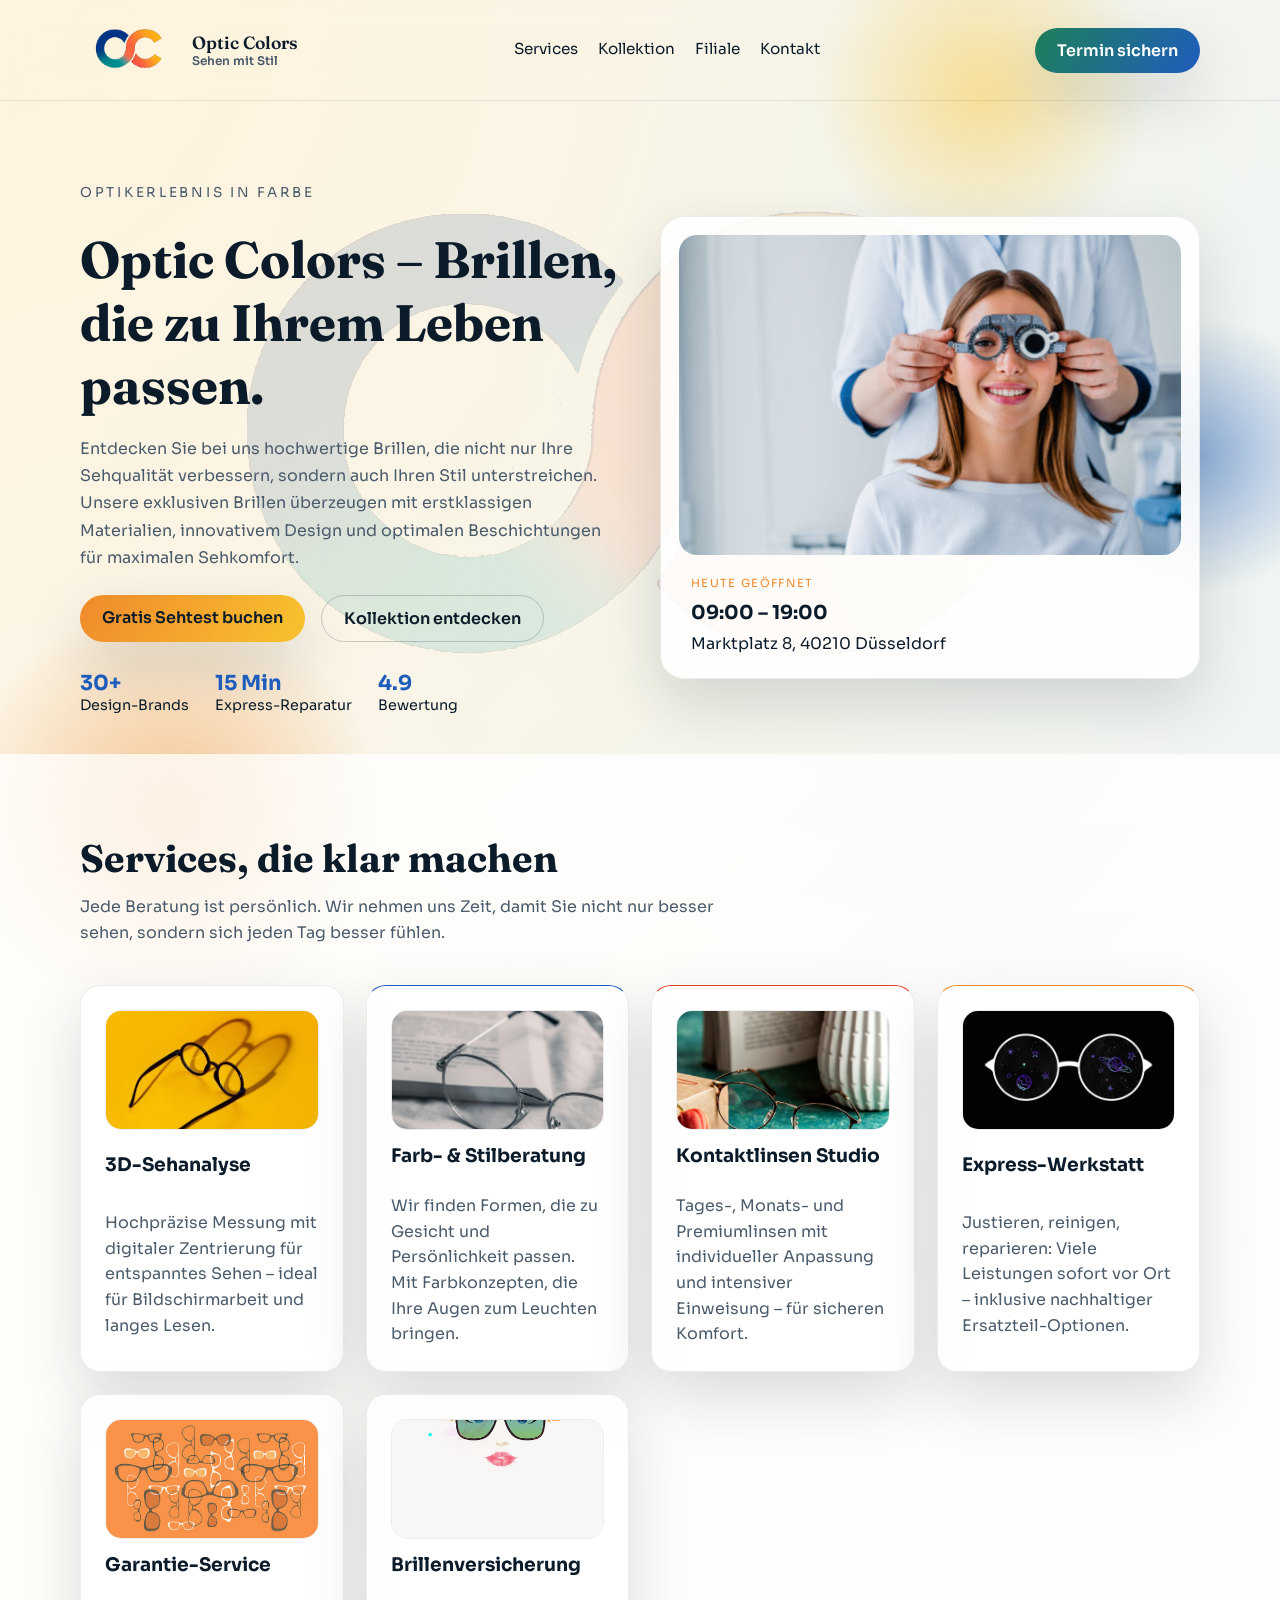
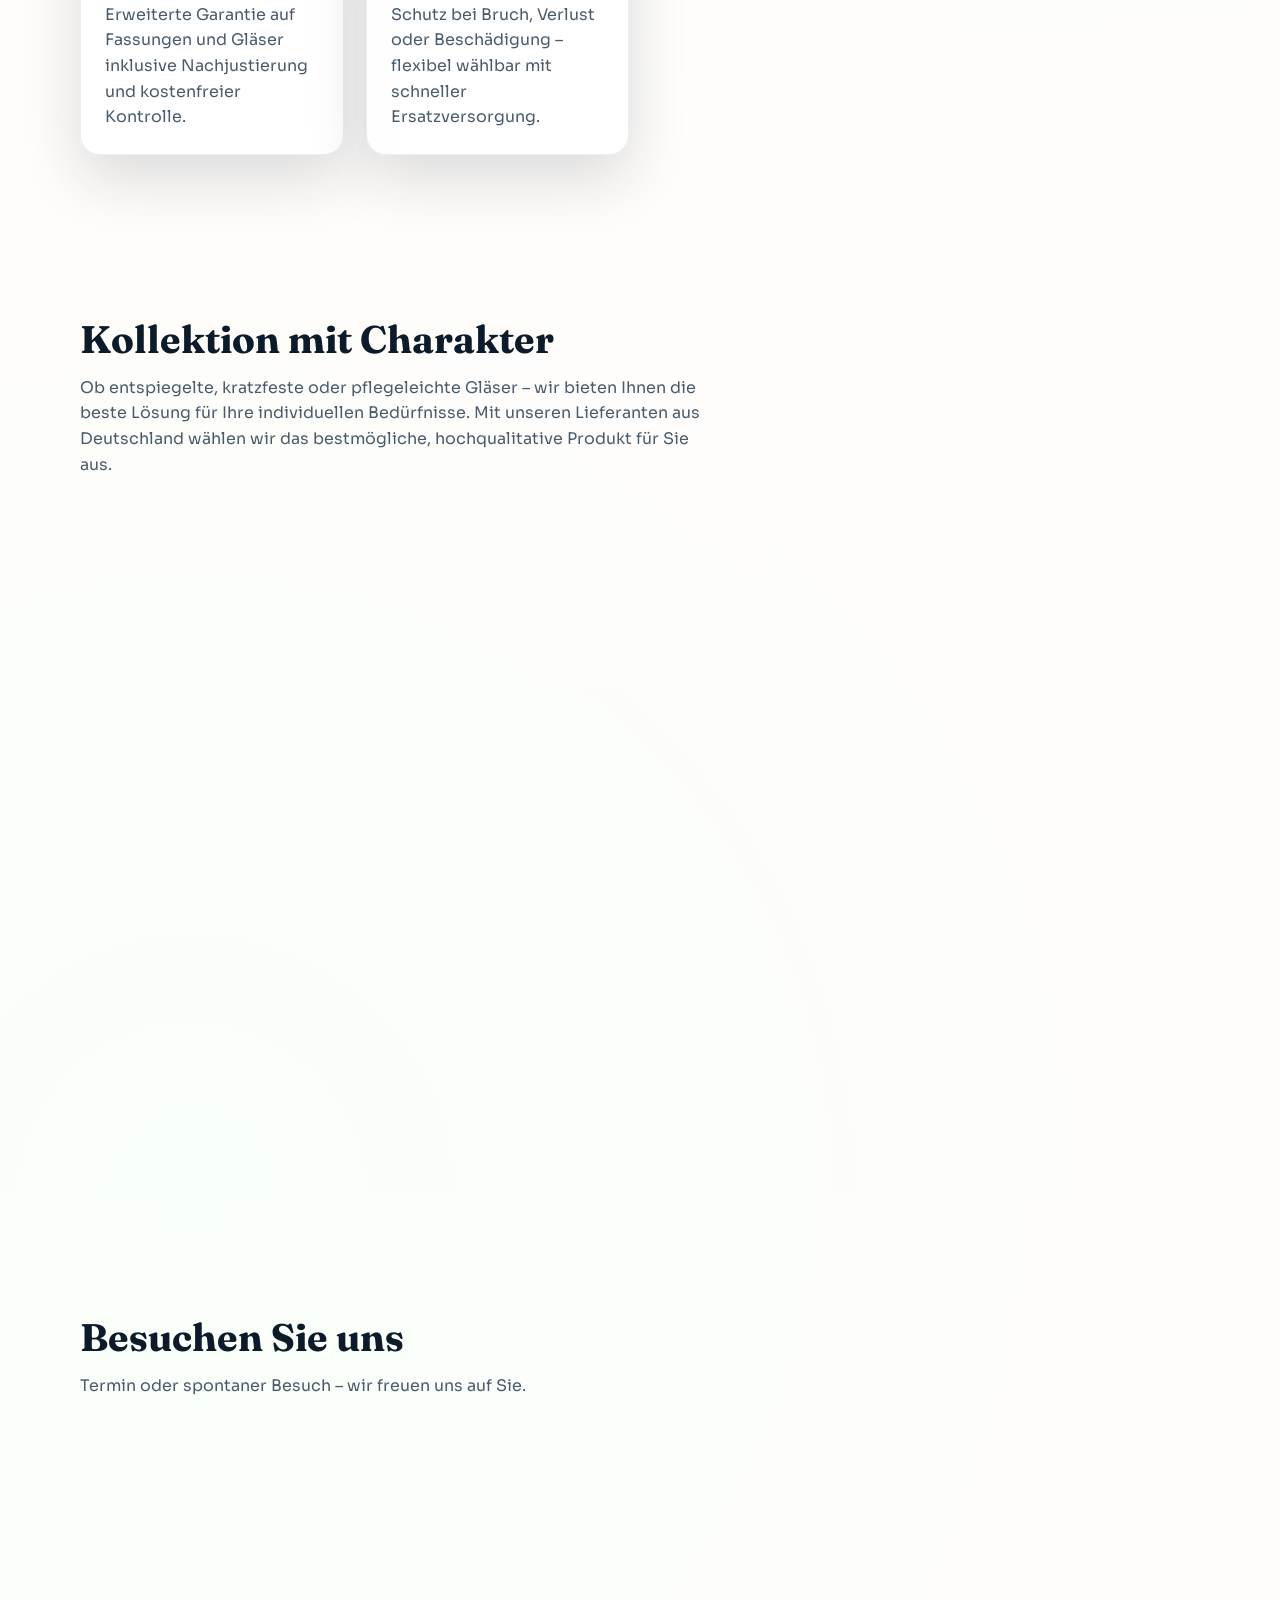
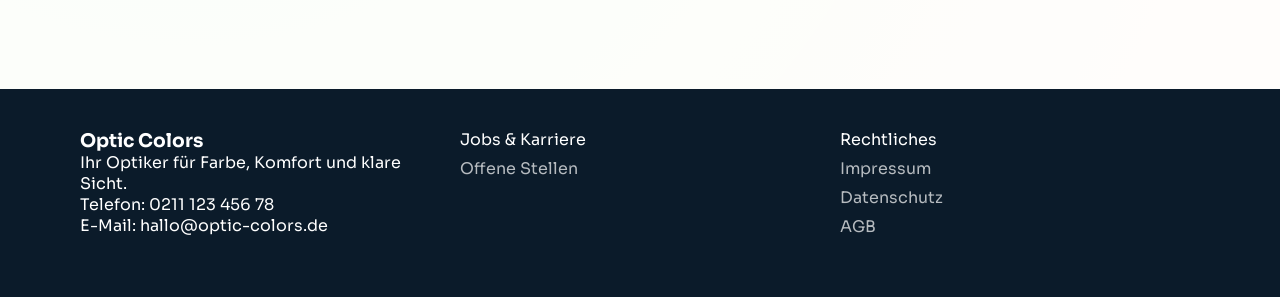
<file: index.html>
<!doctype html>
<html lang="de">
  <head>
    <meta charset="utf-8" />
    <meta name="viewport" content="width=device-width, initial-scale=1" />
    <title>Optic Colors – Optiker mit Charakter</title>
    <link rel="preconnect" href="https://fonts.googleapis.com" />
    <link rel="preconnect" href="https://fonts.gstatic.com" crossorigin />
    <link
      href="https://fonts.googleapis.com/css2?family=Fraunces:wght@400;600;700&family=Sora:wght@300;400;500;600;700&display=swap"
      rel="stylesheet"
    />
    <link rel="stylesheet" href="styles.css" />
  </head>
  <body>
    <div class="bg-shape bg-shape--one"></div>
    <div class="bg-shape bg-shape--two"></div>
    <div class="bg-shape bg-shape--three"></div>

    <header class="site-header">
      <div class="container nav">
        <a class="logo" href="index.html" aria-label="Optic Colors Startseite">
          <img src="bilder/logo-png.png" alt="Optic Colors Logo" />
          <div>
            <p>Optic Colors</p>
            <span>Sehen mit Stil</span>
          </div>
        </a>
        <nav>
          <a href="services.html">Services</a>
          <a href="produkte.html">Kollektion</a>
          <a href="filiale.html">Filiale</a>
          <a href="kontakt.html">Kontakt</a>
        </nav>
        <a class="cta" href="termin.html">Termin sichern</a>
      </div>
    </header>

    <main>
      <section class="hero">
        <div class="container hero-grid">
          <div class="hero-copy">
            <p class="eyebrow">Optikerlebnis in Farbe</p>
            <h1>Optic Colors – Brillen, die zu Ihrem Leben passen.</h1>
            <p>
              Entdecken Sie bei uns hochwertige Brillen, die nicht nur Ihre Sehqualität
              verbessern, sondern auch Ihren Stil unterstreichen. Unsere exklusiven
              Brillen überzeugen mit erstklassigen Materialien, innovativem Design und
              optimalen Beschichtungen für maximalen Sehkomfort.
            </p>
            <div class="hero-actions">
              <a class="cta cta--light" href="termin.html">Gratis Sehtest buchen</a>
              <a class="ghost" href="produkte.html">Kollektion entdecken</a>
            </div>
            <div class="hero-highlights">
              <div>
                <strong>30+</strong>
                <span>Design-Brands</span>
              </div>
              <div>
                <strong>15 Min</strong>
                <span>Express-Reparatur</span>
              </div>
              <div>
                <strong>4.9</strong>
                <span>Bewertung</span>
              </div>
            </div>
          </div>
          <div class="hero-card">
            <img src="bilder/bilder/IMG_3980.JPG" alt="Optic Colors Laden" />
            <div class="card-note">
              <span>Heute geöffnet</span>
              <strong>09:00 – 19:00</strong>
              <p>Marktplatz 8, 40210 Düsseldorf</p>
            </div>
          </div>
        </div>
      </section>

      <section id="services" class="section">
        <div class="container">
          <div class="section-title">
            <h2>Services, die klar machen</h2>
            <p>
              Jede Beratung ist persönlich. Wir nehmen uns Zeit, damit Sie nicht nur
              besser sehen, sondern sich jeden Tag besser fühlen.
            </p>
          </div>
          <div class="grid">
            <article class="service-card reveal">
              <img
                class="card-image"
                src="bilder/bilder/IMG_3975.JPG"
                alt="Digitale Sehmessung"
                loading="lazy"
              />
              <h3>3D-Sehanalyse</h3>
              <p>
                Hochpräzise Messung mit digitaler Zentrierung für entspanntes Sehen –
                ideal für Bildschirmarbeit und langes Lesen.
              </p>
            </article>
            <article class="service-card reveal">
              <img
                class="card-image"
                src="bilder/bilder/IMG_3976.JPG"
                alt="Stilberatung für Brillen"
                loading="lazy"
              />
              <h3>Farb- & Stilberatung</h3>
              <p>
                Wir finden Formen, die zu Gesicht und Persönlichkeit passen. Mit
                Farbkonzepten, die Ihre Augen zum Leuchten bringen.
              </p>
            </article>
            <article class="service-card reveal">
              <img
                class="card-image"
                src="bilder/bilder/IMG_3978.AVIF"
                alt="Kontaktlinsen und Pflege"
                loading="lazy"
              />
              <h3>Kontaktlinsen Studio</h3>
              <p>
                Tages-, Monats- und Premiumlinsen mit individueller Anpassung und
                intensiver Einweisung – für sicheren Komfort.
              </p>
            </article>
            <article class="service-card reveal">
              <img
                class="card-image"
                src="bilder/bilder/IMG_3979.JPG"
                alt="Werkstatt und Reparatur"
                loading="lazy"
              />
              <h3>Express-Werkstatt</h3>
              <p>
                Justieren, reinigen, reparieren: Viele Leistungen sofort vor Ort –
                inklusive nachhaltiger Ersatzteil-Optionen.
              </p>
            </article>
            <article class="service-card reveal">
              <img
                class="card-image"
                src="bilder/bilder/IMG_3989.JPG"
                alt="Garantie und Schutz"
                loading="lazy"
              />
              <h3>Garantie-Service</h3>
              <p>
                Erweiterte Garantie auf Fassungen und Gläser inklusive Nachjustierung
                und kostenfreier Kontrolle.
              </p>
            </article>
            <article class="service-card reveal">
              <img
                class="card-image"
                src="bilder/bilder/IMG_3990.JPG"
                alt="Versicherungsschutz für Brillen"
                loading="lazy"
              />
              <h3>Brillenversicherung</h3>
              <p>
                Schutz bei Bruch, Verlust oder Beschädigung – flexibel wählbar mit
                schneller Ersatzversorgung.
              </p>
            </article>
          </div>
        </div>
      </section>

      <section id="produkte" class="section section--alt">
        <div class="container">
          <div class="section-title">
            <h2>Kollektion mit Charakter</h2>
            <p>
              Ob entspiegelte, kratzfeste oder pflegeleichte Gläser – wir bieten Ihnen
              die beste Lösung für Ihre individuellen Bedürfnisse. Mit unseren
              Lieferanten aus Deutschland wählen wir das bestmögliche, hochqualitative
              Produkt für Sie aus.
            </p>
          </div>
          <div class="product-grid">
            <article class="product-card reveal">
              <span class="tag tag--green">Beliebt</span>
              <img
                class="card-image card-image--tall"
                src="bilder/bilder/IMG_3992.AVIF"
                alt="Signature Brillenfassung"
                loading="lazy"
              />
              <h3>Signature Rahmen</h3>
              <p>Handveredelte Acetatfassung in satten Farben, federleicht.</p>
            </article>
            <article class="product-card reveal">
              <span class="tag tag--blue">Neu</span>
              <img
                class="card-image card-image--tall"
                src="bilder/bilder/IMG_3993.AVIF"
                alt="Moderne Urban Tech Brille"
                loading="lazy"
              />
              <h3>Urban Tech</h3>
              <p>Ultradünne Gläser mit Blaulichtschutz und Anti-Reflex.</p>
            </article>
            <article class="product-card reveal">
              <span class="tag tag--red">Statement</span>
              <img
                class="card-image card-image--tall"
                src="bilder/bilder/IMG_3995.AVIF"
                alt="Statement Brille mit Farbe"
                loading="lazy"
              />
              <h3>Color Pop</h3>
              <p>Mutige Silhouetten mit Farbverlauf, limitiert produziert.</p>
            </article>
            <article class="product-card reveal">
              <span class="tag tag--orange">Premium</span>
              <img
                class="card-image card-image--tall"
                src="bilder/bilder/IMG_3996.AVIF"
                alt="Premium Metallrahmen"
                loading="lazy"
              />
              <h3>Gold & Honey</h3>
              <p>Metallrahmen mit warmen Akzenten, passend zu jedem Hauttyp.</p>
            </article>
          </div>
          <div class="product-feature reveal">
            <div>
              <h3>Wir denken Brillen als Gesamterlebnis.</h3>
              <p>
                Uns ist wichtig, dass Sie eine Brille tragen, die Ihre Erwartungen
                erfüllt: gutes Aussehen, optimiertes Sehen und eine sehr komfortable
                Tragezeit.
              </p>
            </div>
            <a class="cta" href="kontakt.html">Kollektion anfragen</a>
          </div>
        </div>
      </section>

      <section id="kontakt" class="section">
        <div class="container">
          <div class="section-title">
            <h2>Besuchen Sie uns</h2>
            <p>Termin oder spontaner Besuch – wir freuen uns auf Sie.</p>
          </div>
          <div class="contact-grid">
            <div class="contact-card reveal">
              <h3>Öffnungszeiten</h3>
              <ul>
                <li>Mo – Fr: 09:00 – 19:00</li>
                <li>Sa: 09:00 – 16:00</li>
                <li>So: geschlossen</li>
              </ul>
            </div>
            <div class="contact-card reveal">
              <h3>Kontakt</h3>
              <ul>
                <li>Telefon: 0211 123 456 78</li>
                <li>E-Mail: hallo@optic-colors.de</li>
                <li>WhatsApp: +49 151 111 222 33</li>
              </ul>
            </div>
            <div class="contact-card reveal">
              <h3>Filiale</h3>
              <ul>
                <li>Marktplatz 8</li>
                <li>40210 Düsseldorf</li>
                <li>Direkt am Stadtbrunnen</li>
              </ul>
            </div>
          </div>
        </div>
      </section>

    </main>

    <footer class="site-footer">
      <div class="container footer-grid">
        <div>
          <h3>Optic Colors</h3>
          <p>Ihr Optiker für Farbe, Komfort und klare Sicht.</p>
          <p>Telefon: 0211 123 456 78</p>
          <p>E-Mail: hallo@optic-colors.de</p>
        </div>
        <div>
          <p>Jobs & Karriere</p>
          <a href="jobs.html">Offene Stellen</a>
        </div>
        <div>
          <p>Rechtliches</p>
          <a href="impressum.html">Impressum</a>
          <a href="datenschutz.html">Datenschutz</a>
          <a href="agb.html">AGB</a>
        </div>
      </div>
    </footer>

    <script>
      const revealItems = document.querySelectorAll('.reveal');
      const observer = new IntersectionObserver(
        (entries) => {
          entries.forEach((entry) => {
            if (entry.isIntersecting) {
              entry.target.classList.add('is-visible');
              observer.unobserve(entry.target);
            }
          });
        },
        { threshold: 0.25 }
      );

      revealItems.forEach((item, index) => {
        item.style.transitionDelay = `${index * 0.08}s`;
        observer.observe(item);
      });
    </script>
  </body>
</html>
</file>
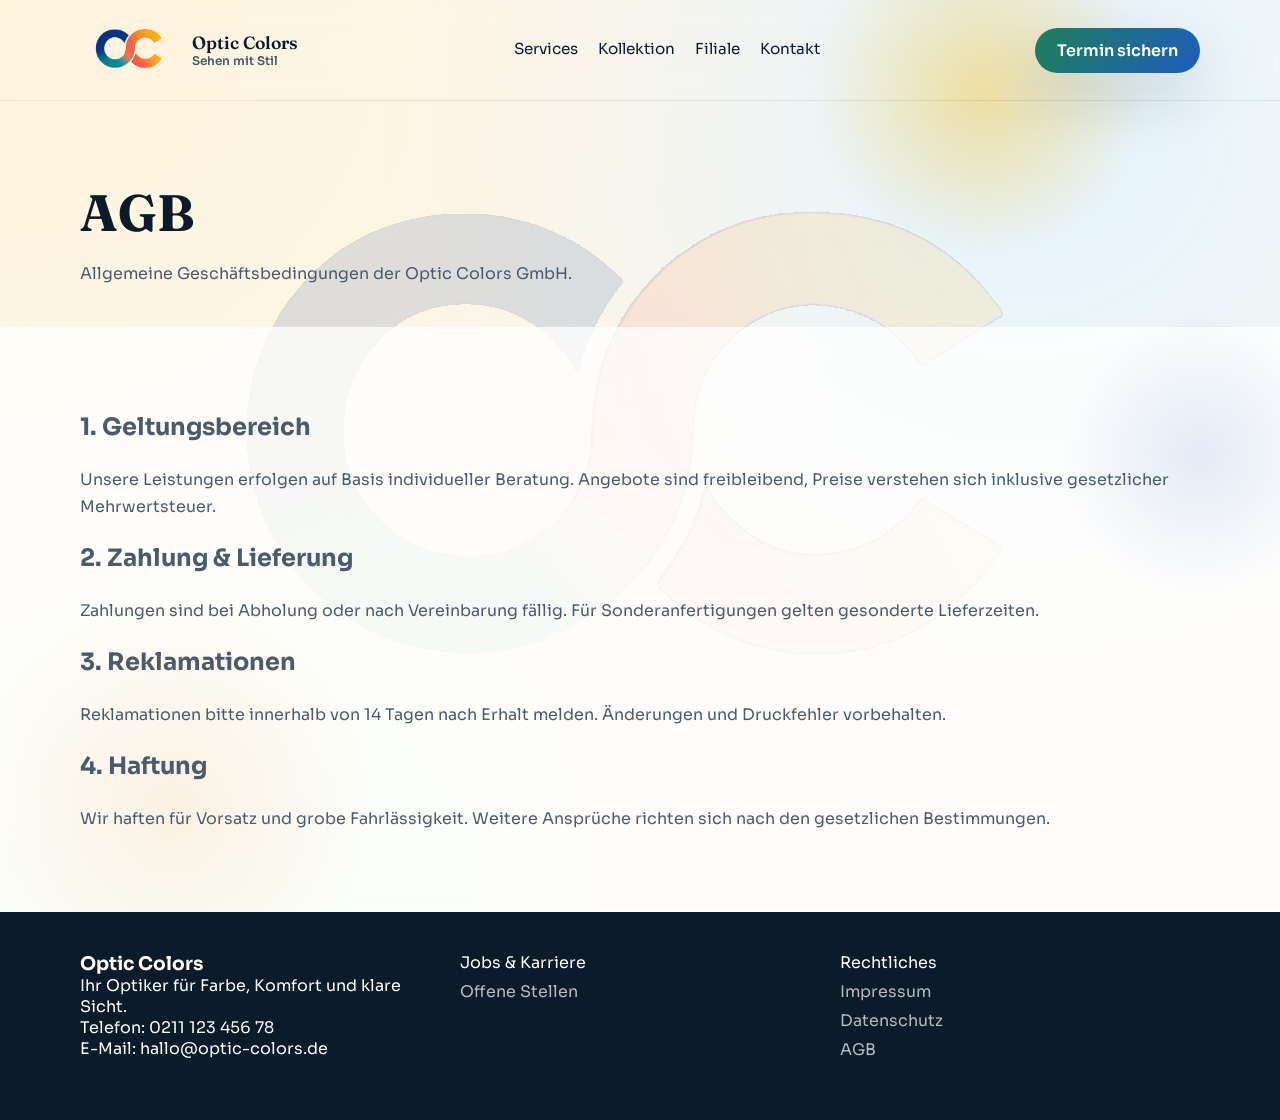
<file: agb.html>
<!doctype html>
<html lang="de">
  <head>
    <meta charset="utf-8" />
    <meta name="viewport" content="width=device-width, initial-scale=1" />
    <title>Optic Colors – AGB</title>
    <link rel="preconnect" href="https://fonts.googleapis.com" />
    <link rel="preconnect" href="https://fonts.gstatic.com" crossorigin />
    <link
      href="https://fonts.googleapis.com/css2?family=Fraunces:wght@400;600;700&family=Sora:wght@300;400;500;600;700&display=swap"
      rel="stylesheet"
    />
    <link rel="stylesheet" href="styles.css" />
  </head>
  <body>
    <div class="bg-shape bg-shape--one"></div>
    <div class="bg-shape bg-shape--two"></div>
    <div class="bg-shape bg-shape--three"></div>

    <header class="site-header">
      <div class="container nav">
        <a class="logo" href="index.html" aria-label="Optic Colors Startseite">
          <img src="bilder/logo-png.png" alt="Optic Colors Logo" />
          <div>
            <p>Optic Colors</p>
            <span>Sehen mit Stil</span>
          </div>
        </a>
        <nav>
          <a href="services.html">Services</a>
          <a href="produkte.html">Kollektion</a>
          <a href="filiale.html">Filiale</a>
          <a href="kontakt.html">Kontakt</a>
        </nav>
        <a class="cta" href="termin.html">Termin sichern</a>
      </div>
    </header>

    <main>
      <section class="page-hero">
        <div class="container">
          <h1>AGB</h1>
          <p>Allgemeine Geschäftsbedingungen der Optic Colors GmbH.</p>
        </div>
      </section>

      <section class="section section--alt">
        <div class="container page-content">
          <h2>1. Geltungsbereich</h2>
          <p>
            Unsere Leistungen erfolgen auf Basis individueller Beratung. Angebote sind
            freibleibend, Preise verstehen sich inklusive gesetzlicher Mehrwertsteuer.
          </p>
          <h2>2. Zahlung & Lieferung</h2>
          <p>
            Zahlungen sind bei Abholung oder nach Vereinbarung fällig. Für
            Sonderanfertigungen gelten gesonderte Lieferzeiten.
          </p>
          <h2>3. Reklamationen</h2>
          <p>
            Reklamationen bitte innerhalb von 14 Tagen nach Erhalt melden. Änderungen und
            Druckfehler vorbehalten.
          </p>
          <h2>4. Haftung</h2>
          <p>
            Wir haften für Vorsatz und grobe Fahrlässigkeit. Weitere Ansprüche richten
            sich nach den gesetzlichen Bestimmungen.
          </p>
        </div>
      </section>
    </main>

    <footer class="site-footer">
      <div class="container footer-grid">
        <div>
          <h3>Optic Colors</h3>
          <p>Ihr Optiker für Farbe, Komfort und klare Sicht.</p>
          <p>Telefon: 0211 123 456 78</p>
          <p>E-Mail: hallo@optic-colors.de</p>
        </div>
        <div>
          <p>Jobs & Karriere</p>
          <a href="jobs.html">Offene Stellen</a>
        </div>
        <div>
          <p>Rechtliches</p>
          <a href="impressum.html">Impressum</a>
          <a href="datenschutz.html">Datenschutz</a>
          <a href="agb.html">AGB</a>
        </div>
      </div>
    </footer>
  </body>
</html>
</file>
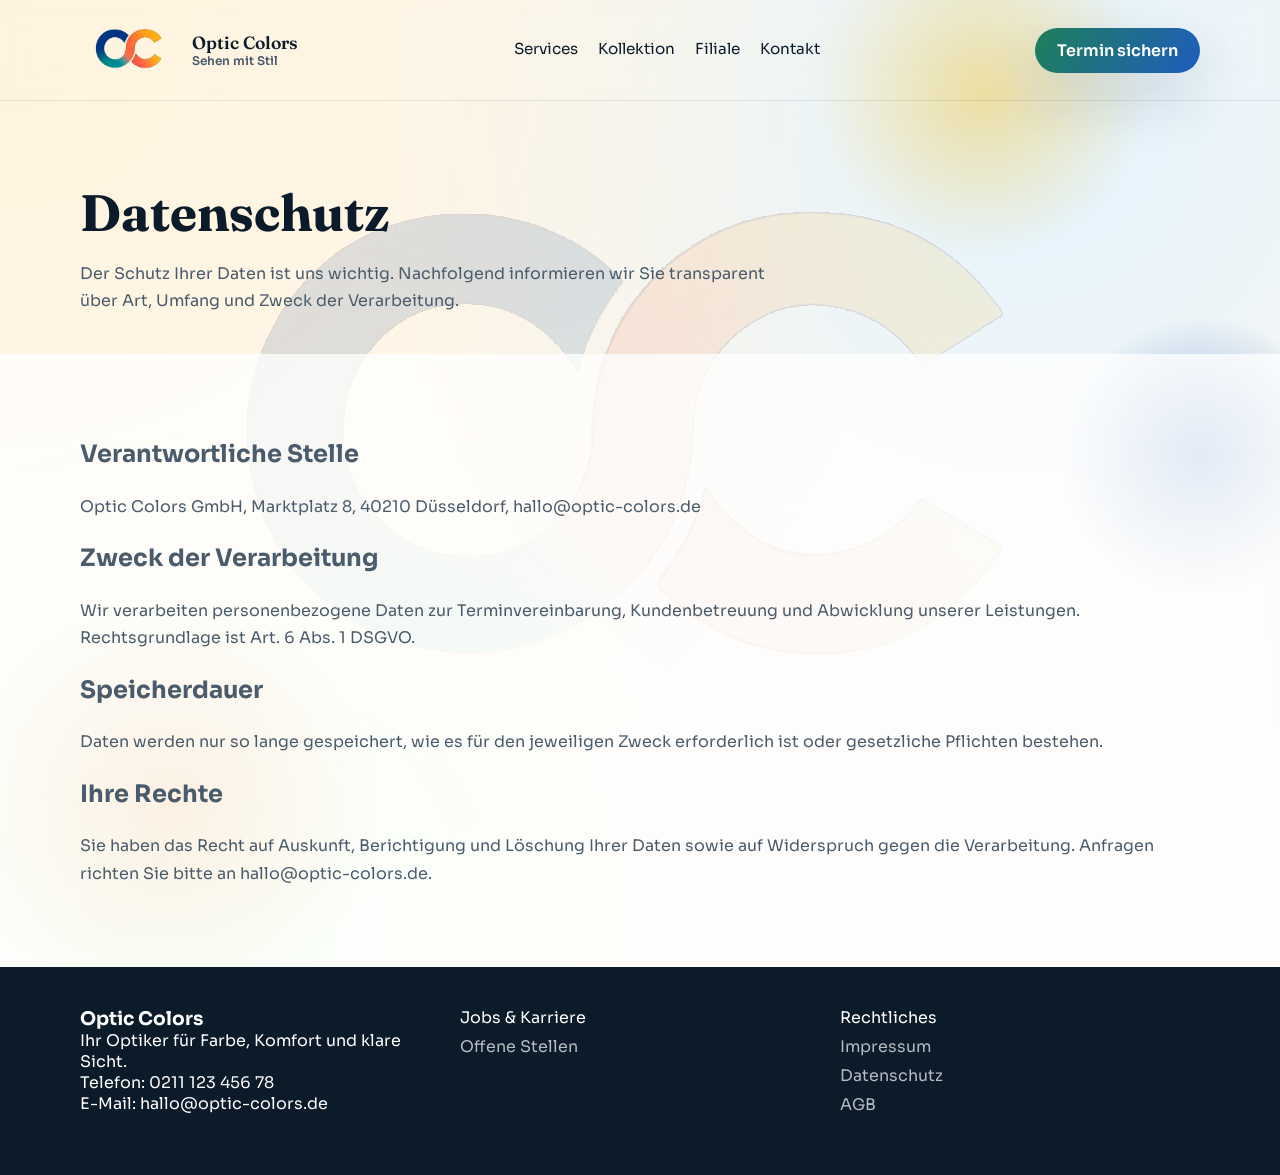
<file: datenschutz.html>
<!doctype html>
<html lang="de">
  <head>
    <meta charset="utf-8" />
    <meta name="viewport" content="width=device-width, initial-scale=1" />
    <title>Optic Colors – Datenschutz</title>
    <link rel="preconnect" href="https://fonts.googleapis.com" />
    <link rel="preconnect" href="https://fonts.gstatic.com" crossorigin />
    <link
      href="https://fonts.googleapis.com/css2?family=Fraunces:wght@400;600;700&family=Sora:wght@300;400;500;600;700&display=swap"
      rel="stylesheet"
    />
    <link rel="stylesheet" href="styles.css" />
  </head>
  <body>
    <div class="bg-shape bg-shape--one"></div>
    <div class="bg-shape bg-shape--two"></div>
    <div class="bg-shape bg-shape--three"></div>

    <header class="site-header">
      <div class="container nav">
        <a class="logo" href="index.html" aria-label="Optic Colors Startseite">
          <img src="bilder/logo-png.png" alt="Optic Colors Logo" />
          <div>
            <p>Optic Colors</p>
            <span>Sehen mit Stil</span>
          </div>
        </a>
        <nav>
          <a href="services.html">Services</a>
          <a href="produkte.html">Kollektion</a>
          <a href="filiale.html">Filiale</a>
          <a href="kontakt.html">Kontakt</a>
        </nav>
        <a class="cta" href="termin.html">Termin sichern</a>
      </div>
    </header>

    <main>
      <section class="page-hero">
        <div class="container">
          <h1>Datenschutz</h1>
          <p>
            Der Schutz Ihrer Daten ist uns wichtig. Nachfolgend informieren wir Sie
            transparent über Art, Umfang und Zweck der Verarbeitung.
          </p>
        </div>
      </section>

      <section class="section section--alt">
        <div class="container page-content">
          <h2>Verantwortliche Stelle</h2>
          <p>
            Optic Colors GmbH, Marktplatz 8, 40210 Düsseldorf,
            hallo@optic-colors.de
          </p>
          <h2>Zweck der Verarbeitung</h2>
          <p>
            Wir verarbeiten personenbezogene Daten zur Terminvereinbarung, Kundenbetreuung
            und Abwicklung unserer Leistungen. Rechtsgrundlage ist Art. 6 Abs. 1 DSGVO.
          </p>
          <h2>Speicherdauer</h2>
          <p>
            Daten werden nur so lange gespeichert, wie es für den jeweiligen Zweck
            erforderlich ist oder gesetzliche Pflichten bestehen.
          </p>
          <h2>Ihre Rechte</h2>
          <p>
            Sie haben das Recht auf Auskunft, Berichtigung und Löschung Ihrer Daten sowie
            auf Widerspruch gegen die Verarbeitung. Anfragen richten Sie bitte an
            hallo@optic-colors.de.
          </p>
        </div>
      </section>
    </main>

    <footer class="site-footer">
      <div class="container footer-grid">
        <div>
          <h3>Optic Colors</h3>
          <p>Ihr Optiker für Farbe, Komfort und klare Sicht.</p>
          <p>Telefon: 0211 123 456 78</p>
          <p>E-Mail: hallo@optic-colors.de</p>
        </div>
        <div>
          <p>Jobs & Karriere</p>
          <a href="jobs.html">Offene Stellen</a>
        </div>
        <div>
          <p>Rechtliches</p>
          <a href="impressum.html">Impressum</a>
          <a href="datenschutz.html">Datenschutz</a>
          <a href="agb.html">AGB</a>
        </div>
      </div>
    </footer>
  </body>
</html>
</file>
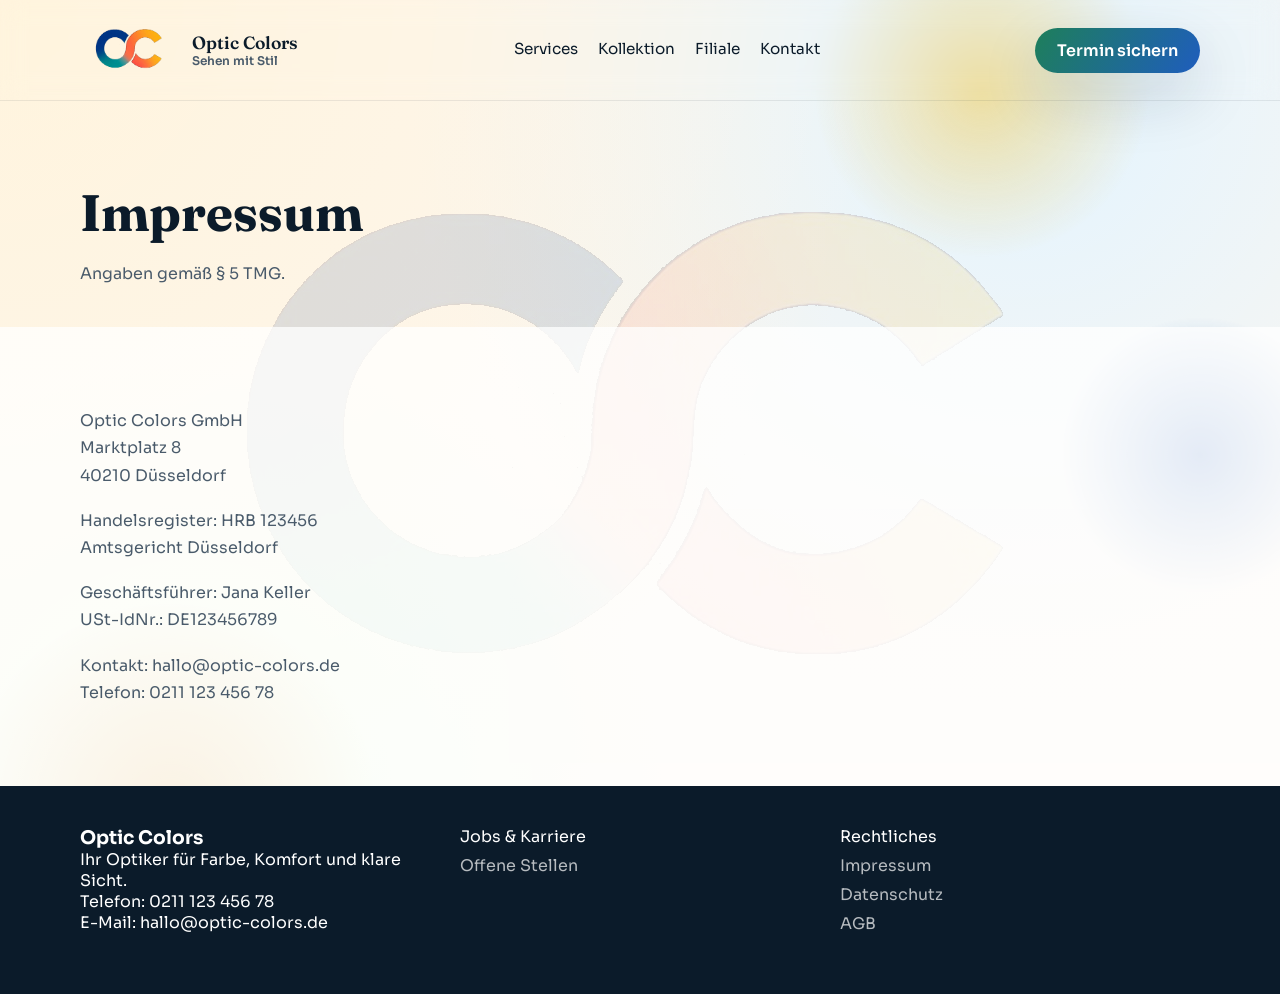
<file: impressum.html>
<!doctype html>
<html lang="de">
  <head>
    <meta charset="utf-8" />
    <meta name="viewport" content="width=device-width, initial-scale=1" />
    <title>Optic Colors – Impressum</title>
    <link rel="preconnect" href="https://fonts.googleapis.com" />
    <link rel="preconnect" href="https://fonts.gstatic.com" crossorigin />
    <link
      href="https://fonts.googleapis.com/css2?family=Fraunces:wght@400;600;700&family=Sora:wght@300;400;500;600;700&display=swap"
      rel="stylesheet"
    />
    <link rel="stylesheet" href="styles.css" />
  </head>
  <body>
    <div class="bg-shape bg-shape--one"></div>
    <div class="bg-shape bg-shape--two"></div>
    <div class="bg-shape bg-shape--three"></div>

    <header class="site-header">
      <div class="container nav">
        <a class="logo" href="index.html" aria-label="Optic Colors Startseite">
          <img src="bilder/logo-png.png" alt="Optic Colors Logo" />
          <div>
            <p>Optic Colors</p>
            <span>Sehen mit Stil</span>
          </div>
        </a>
        <nav>
          <a href="services.html">Services</a>
          <a href="produkte.html">Kollektion</a>
          <a href="filiale.html">Filiale</a>
          <a href="kontakt.html">Kontakt</a>
        </nav>
        <a class="cta" href="termin.html">Termin sichern</a>
      </div>
    </header>

    <main>
      <section class="page-hero">
        <div class="container">
          <h1>Impressum</h1>
          <p>Angaben gemäß § 5 TMG.</p>
        </div>
      </section>

      <section class="section section--alt">
        <div class="container page-content">
          <p>
            Optic Colors GmbH<br />
            Marktplatz 8<br />
            40210 Düsseldorf
          </p>
          <p>
            Handelsregister: HRB 123456<br />
            Amtsgericht Düsseldorf
          </p>
          <p>
            Geschäftsführer: Jana Keller<br />
            USt-IdNr.: DE123456789
          </p>
          <p>
            Kontakt: hallo@optic-colors.de<br />
            Telefon: 0211 123 456 78
          </p>
        </div>
      </section>
    </main>

    <footer class="site-footer">
      <div class="container footer-grid">
        <div>
          <h3>Optic Colors</h3>
          <p>Ihr Optiker für Farbe, Komfort und klare Sicht.</p>
          <p>Telefon: 0211 123 456 78</p>
          <p>E-Mail: hallo@optic-colors.de</p>
        </div>
        <div>
          <p>Jobs & Karriere</p>
          <a href="jobs.html">Offene Stellen</a>
        </div>
        <div>
          <p>Rechtliches</p>
          <a href="impressum.html">Impressum</a>
          <a href="datenschutz.html">Datenschutz</a>
          <a href="agb.html">AGB</a>
        </div>
      </div>
    </footer>
  </body>
</html>
</file>
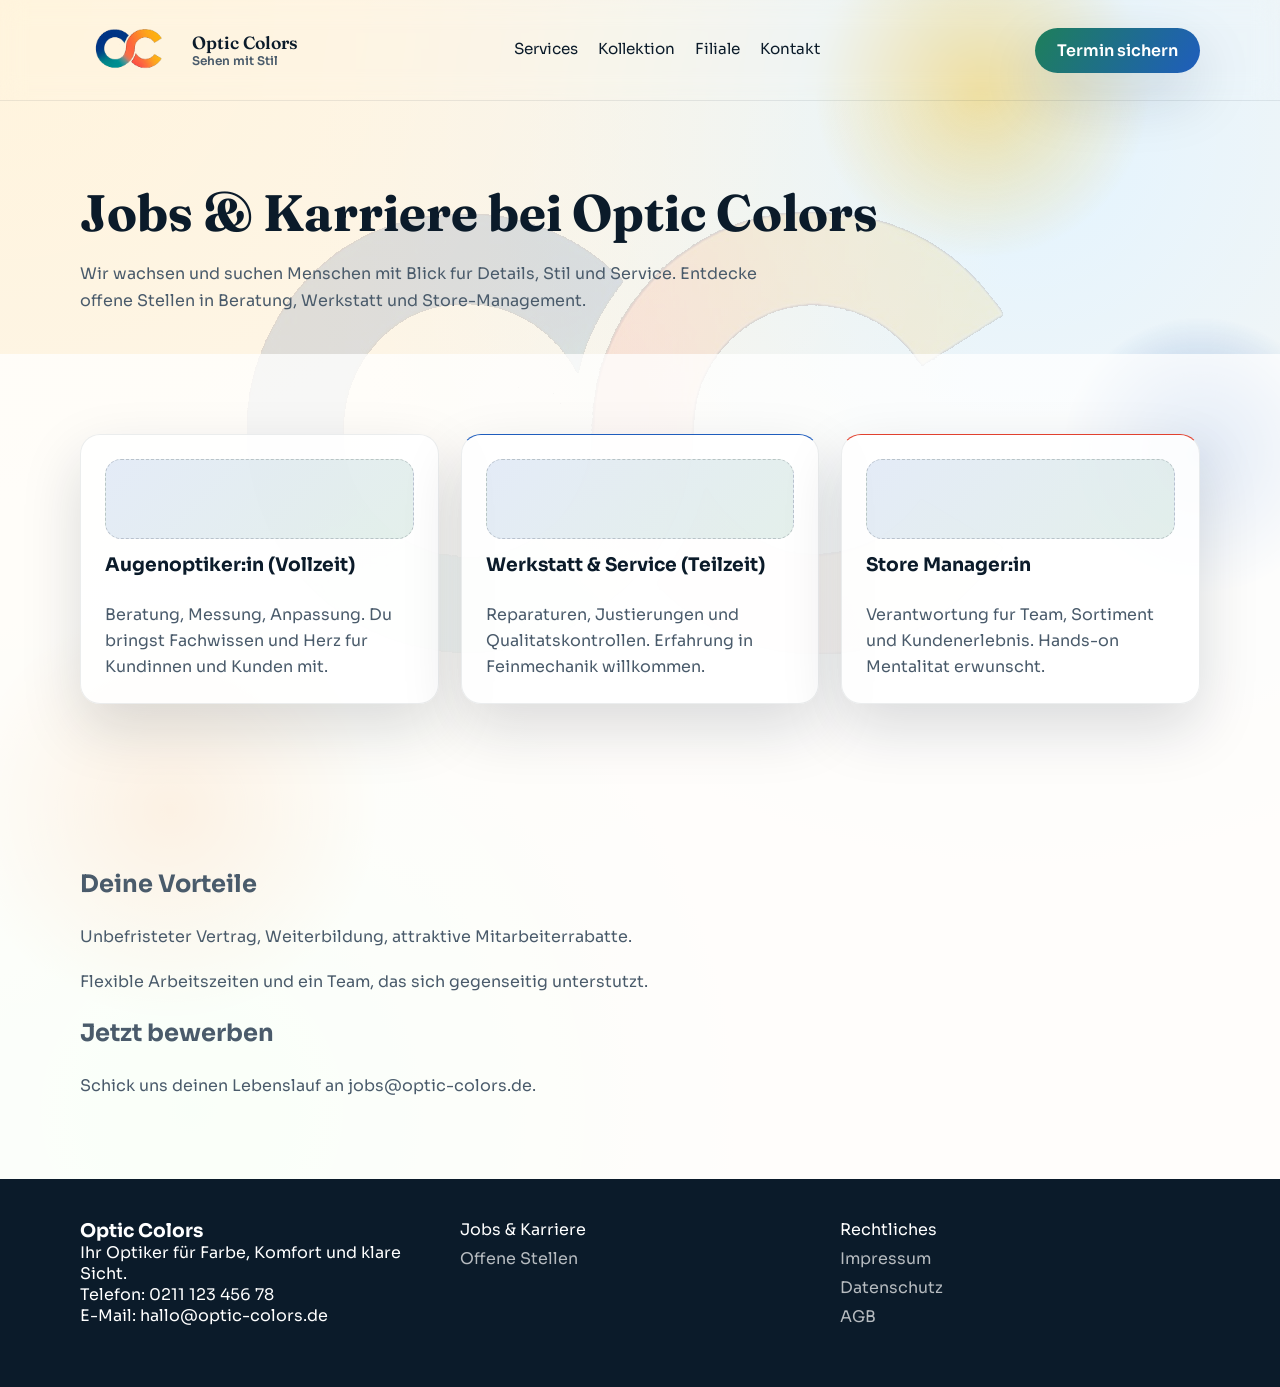
<file: jobs.html>
<!doctype html>
<html lang="de">
  <head>
    <meta charset="utf-8" />
    <meta name="viewport" content="width=device-width, initial-scale=1" />
    <title>Optic Colors – Jobs & Karriere</title>
    <link rel="preconnect" href="https://fonts.googleapis.com" />
    <link rel="preconnect" href="https://fonts.gstatic.com" crossorigin />
    <link
      href="https://fonts.googleapis.com/css2?family=Fraunces:wght@400;600;700&family=Sora:wght@300;400;500;600;700&display=swap"
      rel="stylesheet"
    />
    <link rel="stylesheet" href="styles.css" />
  </head>
  <body>
    <div class="bg-shape bg-shape--one"></div>
    <div class="bg-shape bg-shape--two"></div>
    <div class="bg-shape bg-shape--three"></div>

    <header class="site-header">
      <div class="container nav">
        <a class="logo" href="index.html" aria-label="Optic Colors Startseite">
          <img src="bilder/logo-png.png" alt="Optic Colors Logo" />
          <div>
            <p>Optic Colors</p>
            <span>Sehen mit Stil</span>
          </div>
        </a>
        <nav>
          <a href="services.html">Services</a>
          <a href="produkte.html">Kollektion</a>
          <a href="filiale.html">Filiale</a>
          <a href="kontakt.html">Kontakt</a>
        </nav>
        <a class="cta" href="termin.html">Termin sichern</a>
      </div>
    </header>

    <main>
      <section class="page-hero">
        <div class="container">
          <h1>Jobs & Karriere bei Optic Colors</h1>
          <p>
            Wir wachsen und suchen Menschen mit Blick fur Details, Stil und Service.
            Entdecke offene Stellen in Beratung, Werkstatt und Store-Management.
          </p>
        </div>
      </section>

      <section class="section">
        <div class="container grid">
          <article class="service-card reveal">
            <div class="media-placeholder" aria-hidden="true"></div>
            <h3>Augenoptiker:in (Vollzeit)</h3>
            <p>
              Beratung, Messung, Anpassung. Du bringst Fachwissen und Herz fur Kundinnen
              und Kunden mit.
            </p>
          </article>
          <article class="service-card reveal">
            <div class="media-placeholder" aria-hidden="true"></div>
            <h3>Werkstatt & Service (Teilzeit)</h3>
            <p>
              Reparaturen, Justierungen und Qualitatskontrollen. Erfahrung in Feinmechanik
              willkommen.
            </p>
          </article>
          <article class="service-card reveal">
            <div class="media-placeholder" aria-hidden="true"></div>
            <h3>Store Manager:in</h3>
            <p>
              Verantwortung fur Team, Sortiment und Kundenerlebnis. Hands-on Mentalitat
              erwunscht.
            </p>
          </article>
        </div>
      </section>

      <section class="section section--alt">
        <div class="container page-content">
          <h2>Deine Vorteile</h2>
          <p>Unbefristeter Vertrag, Weiterbildung, attraktive Mitarbeiterrabatte.</p>
          <p>Flexible Arbeitszeiten und ein Team, das sich gegenseitig unterstutzt.</p>
          <h2>Jetzt bewerben</h2>
          <p>Schick uns deinen Lebenslauf an jobs@optic-colors.de.</p>
        </div>
      </section>
    </main>

    <footer class="site-footer">
      <div class="container footer-grid">
        <div>
          <h3>Optic Colors</h3>
          <p>Ihr Optiker für Farbe, Komfort und klare Sicht.</p>
          <p>Telefon: 0211 123 456 78</p>
          <p>E-Mail: hallo@optic-colors.de</p>
        </div>
        <div>
          <p>Jobs & Karriere</p>
          <a href="jobs.html">Offene Stellen</a>
        </div>
        <div>
          <p>Rechtliches</p>
          <a href="impressum.html">Impressum</a>
          <a href="datenschutz.html">Datenschutz</a>
          <a href="agb.html">AGB</a>
        </div>
      </div>
    </footer>

    <script>
      const revealItems = document.querySelectorAll('.reveal');
      const observer = new IntersectionObserver(
        (entries) => {
          entries.forEach((entry) => {
            if (entry.isIntersecting) {
              entry.target.classList.add('is-visible');
              observer.unobserve(entry.target);
            }
          });
        },
        { threshold: 0.25 }
      );

      revealItems.forEach((item, index) => {
        item.style.transitionDelay = `${index * 0.08}s`;
        observer.observe(item);
      });
    </script>
  </body>
</html>
</file>
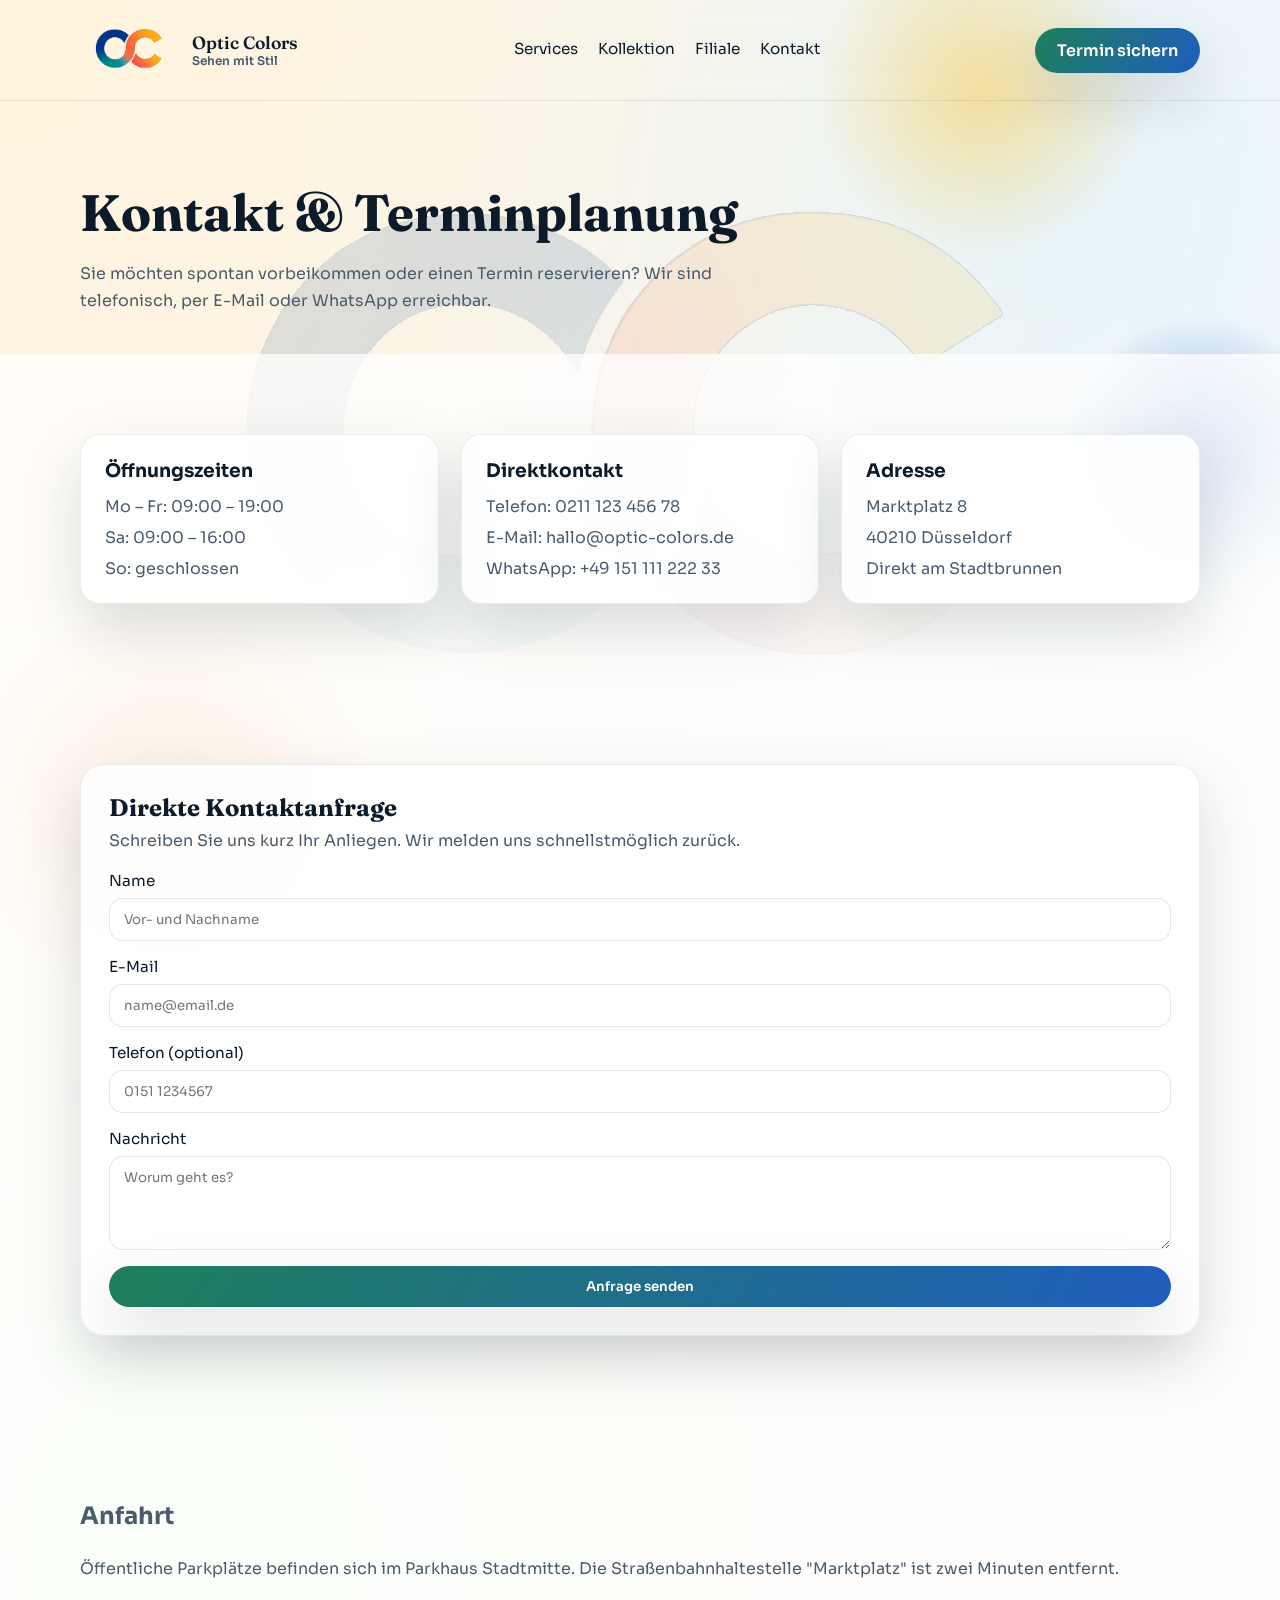
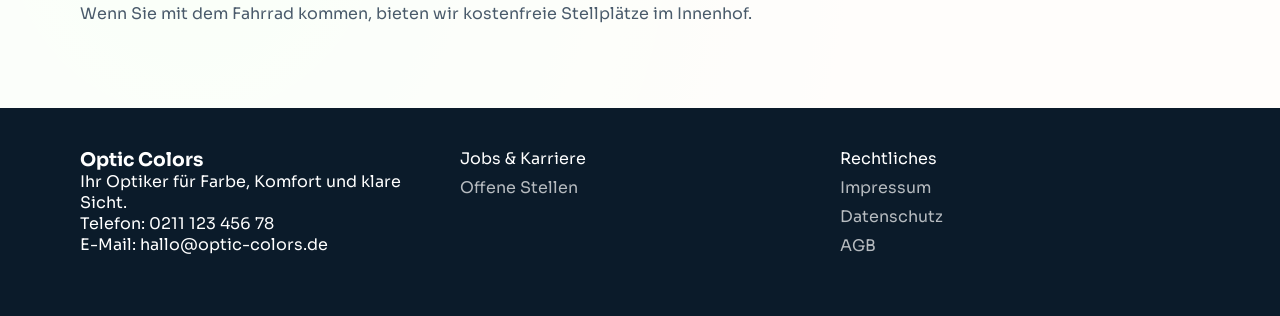
<file: kontakt.html>
<!doctype html>
<html lang="de">
  <head>
    <meta charset="utf-8" />
    <meta name="viewport" content="width=device-width, initial-scale=1" />
    <title>Optic Colors – Kontakt</title>
    <link rel="preconnect" href="https://fonts.googleapis.com" />
    <link rel="preconnect" href="https://fonts.gstatic.com" crossorigin />
    <link
      href="https://fonts.googleapis.com/css2?family=Fraunces:wght@400;600;700&family=Sora:wght@300;400;500;600;700&display=swap"
      rel="stylesheet"
    />
    <link rel="stylesheet" href="styles.css" />
  </head>
  <body>
    <div class="bg-shape bg-shape--one"></div>
    <div class="bg-shape bg-shape--two"></div>
    <div class="bg-shape bg-shape--three"></div>

    <header class="site-header">
      <div class="container nav">
        <a class="logo" href="index.html" aria-label="Optic Colors Startseite">
          <img src="bilder/logo-png.png" alt="Optic Colors Logo" />
          <div>
            <p>Optic Colors</p>
            <span>Sehen mit Stil</span>
          </div>
        </a>
        <nav>
          <a href="services.html">Services</a>
          <a href="produkte.html">Kollektion</a>
          <a href="filiale.html">Filiale</a>
          <a href="kontakt.html">Kontakt</a>
        </nav>
        <a class="cta" href="termin.html">Termin sichern</a>
      </div>
    </header>

    <main>
      <section class="page-hero">
        <div class="container">
          <h1>Kontakt & Terminplanung</h1>
          <p>
            Sie möchten spontan vorbeikommen oder einen Termin reservieren? Wir sind
            telefonisch, per E-Mail oder WhatsApp erreichbar.
          </p>
        </div>
      </section>

      <section class="section">
        <div class="container contact-grid">
          <div class="contact-card reveal">
            <h3>Öffnungszeiten</h3>
            <ul>
              <li>Mo – Fr: 09:00 – 19:00</li>
              <li>Sa: 09:00 – 16:00</li>
              <li>So: geschlossen</li>
            </ul>
          </div>
          <div class="contact-card reveal">
            <h3>Direktkontakt</h3>
            <ul>
              <li>Telefon: 0211 123 456 78</li>
              <li>E-Mail: hallo@optic-colors.de</li>
              <li>WhatsApp: +49 151 111 222 33</li>
            </ul>
          </div>
          <div class="contact-card reveal">
            <h3>Adresse</h3>
            <ul>
              <li>Marktplatz 8</li>
              <li>40210 Düsseldorf</li>
              <li>Direkt am Stadtbrunnen</li>
            </ul>
          </div>
        </div>
      </section>

      <section class="section section--alt">
        <div class="container booking-form">
          <h2>Direkte Kontaktanfrage</h2>
          <p class="muted">
            Schreiben Sie uns kurz Ihr Anliegen. Wir melden uns schnellstmöglich zurück.
          </p>
          <form>
            <label>
              Name
              <input type="text" placeholder="Vor- und Nachname" required />
            </label>
            <label>
              E-Mail
              <input type="email" placeholder="name@email.de" required />
            </label>
            <label>
              Telefon (optional)
              <input type="tel" placeholder="0151 1234567" />
            </label>
            <label>
              Nachricht
              <textarea rows="4" placeholder="Worum geht es?" required></textarea>
            </label>
            <button class="cta" type="submit">Anfrage senden</button>
          </form>
        </div>
      </section>

      <section class="section section--alt">
        <div class="container page-content">
          <h2>Anfahrt</h2>
          <p>
            Öffentliche Parkplätze befinden sich im Parkhaus Stadtmitte. Die
            Straßenbahnhaltestelle "Marktplatz" ist zwei Minuten entfernt.
          </p>
          <p>
            Wenn Sie mit dem Fahrrad kommen, bieten wir kostenfreie Stellplätze im
            Innenhof.
          </p>
        </div>
      </section>
    </main>

    <footer class="site-footer">
      <div class="container footer-grid">
        <div>
          <h3>Optic Colors</h3>
          <p>Ihr Optiker für Farbe, Komfort und klare Sicht.</p>
          <p>Telefon: 0211 123 456 78</p>
          <p>E-Mail: hallo@optic-colors.de</p>
        </div>
        <div>
          <p>Jobs & Karriere</p>
          <a href="jobs.html">Offene Stellen</a>
        </div>
        <div>
          <p>Rechtliches</p>
          <a href="impressum.html">Impressum</a>
          <a href="datenschutz.html">Datenschutz</a>
          <a href="agb.html">AGB</a>
        </div>
      </div>
    </footer>

    <script>
      const revealItems = document.querySelectorAll('.reveal');
      const observer = new IntersectionObserver(
        (entries) => {
          entries.forEach((entry) => {
            if (entry.isIntersecting) {
              entry.target.classList.add('is-visible');
              observer.unobserve(entry.target);
            }
          });
        },
        { threshold: 0.25 }
      );

      revealItems.forEach((item, index) => {
        item.style.transitionDelay = `${index * 0.08}s`;
        observer.observe(item);
      });
    </script>
  </body>
</html>
</file>
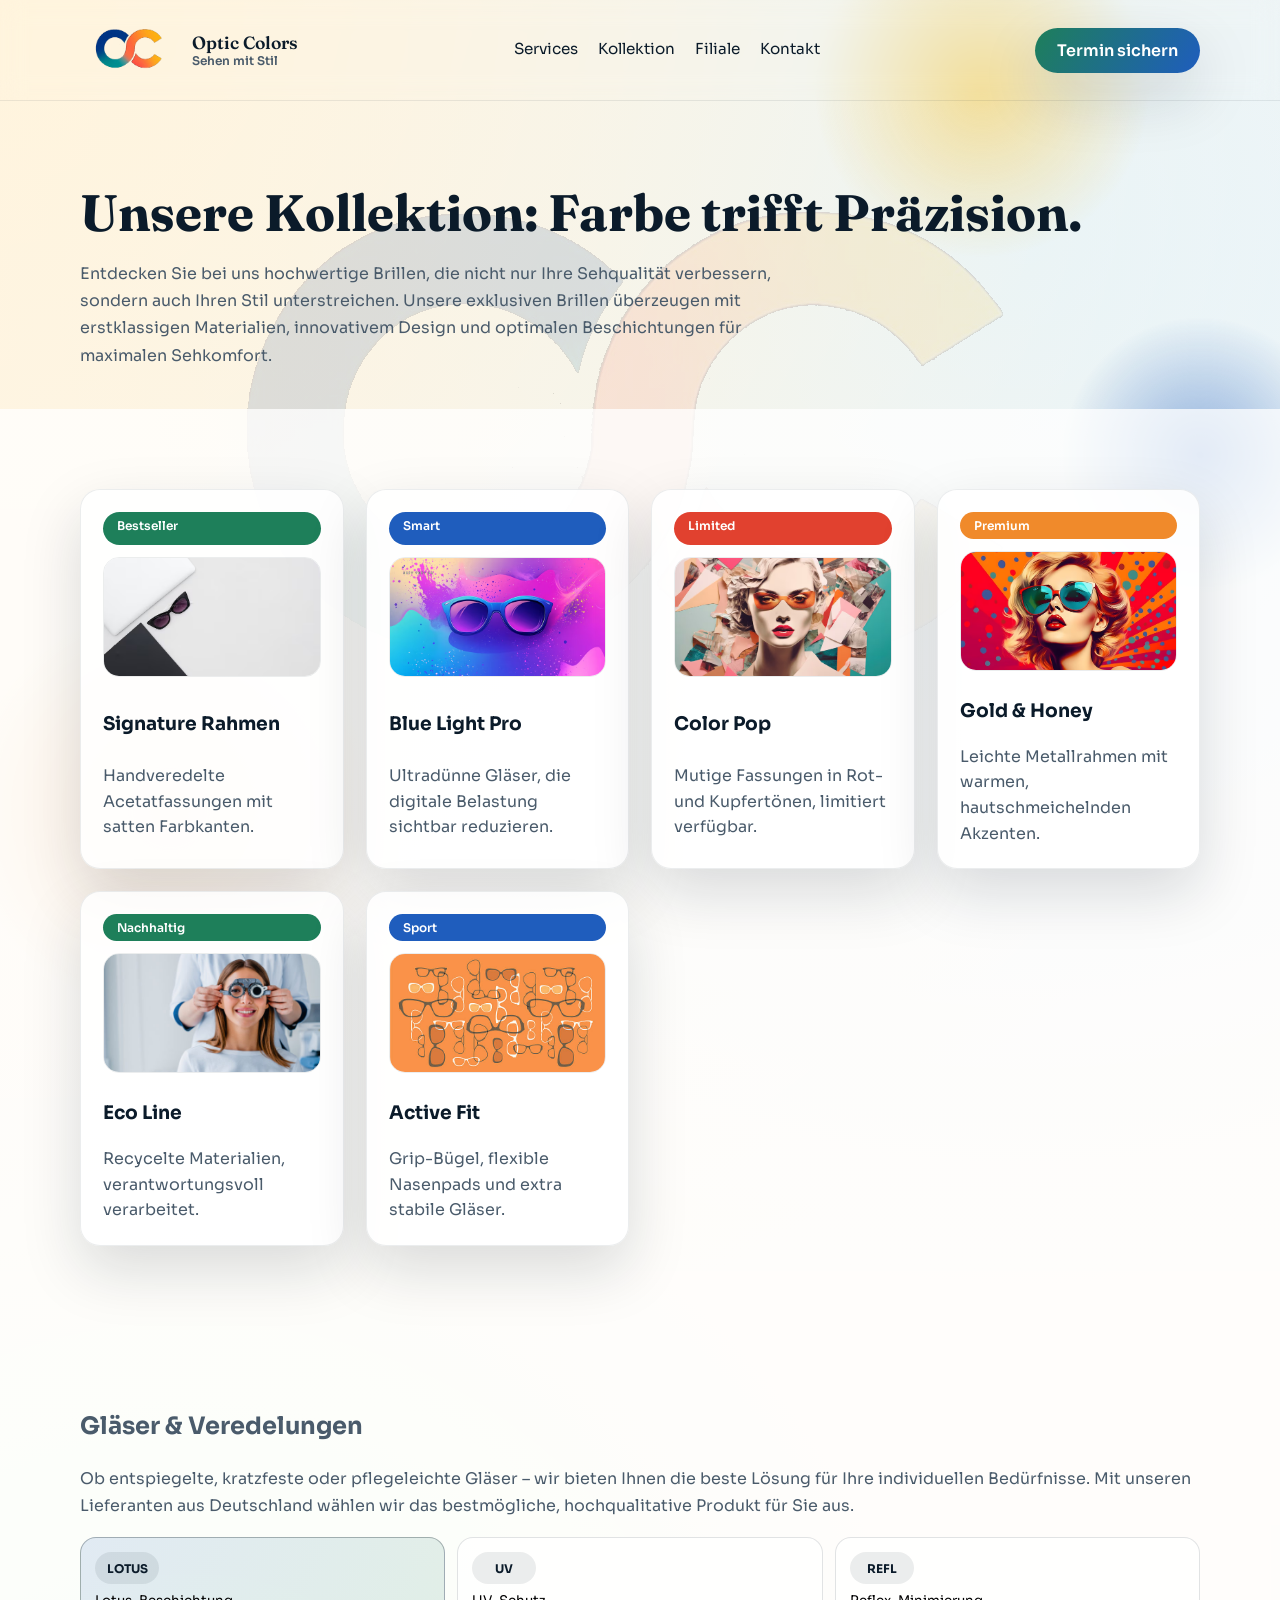
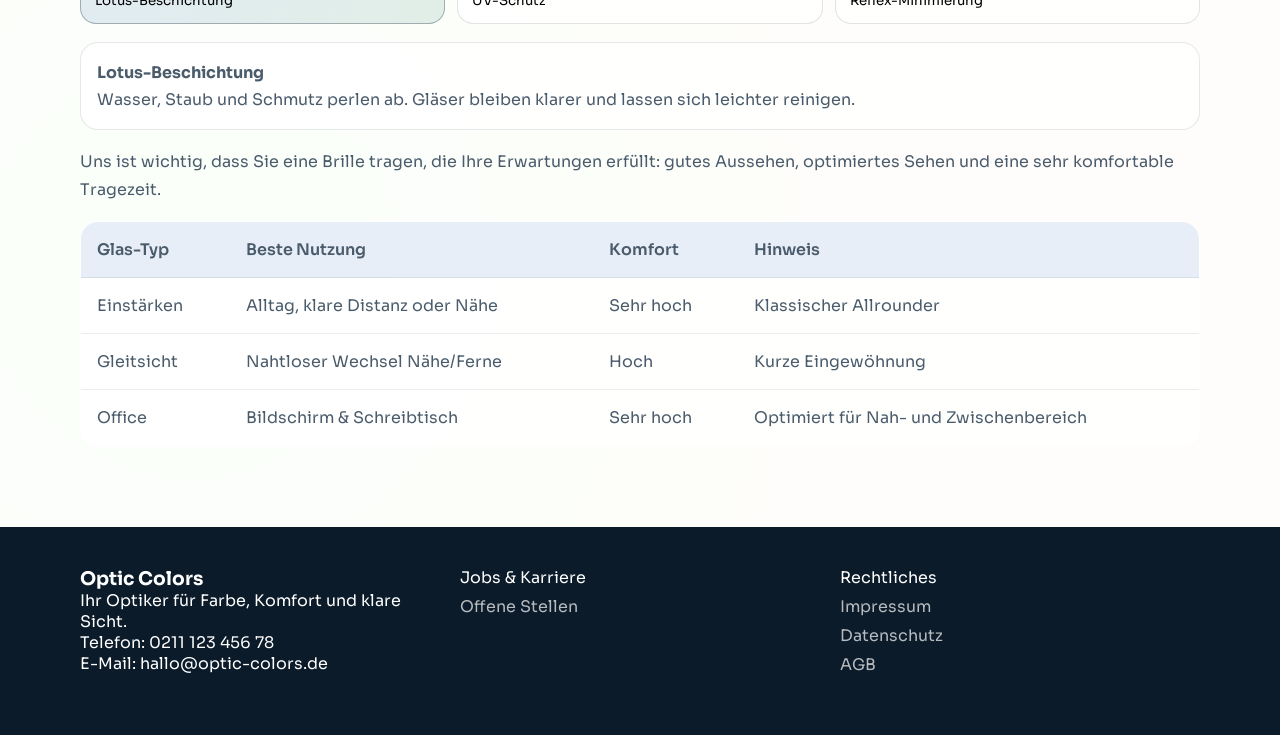
<file: produkte.html>
<!doctype html>
<html lang="de">
  <head>
    <meta charset="utf-8" />
    <meta name="viewport" content="width=device-width, initial-scale=1" />
    <title>Optic Colors – Kollektion</title>
    <link rel="preconnect" href="https://fonts.googleapis.com" />
    <link rel="preconnect" href="https://fonts.gstatic.com" crossorigin />
    <link
      href="https://fonts.googleapis.com/css2?family=Fraunces:wght@400;600;700&family=Sora:wght@300;400;500;600;700&display=swap"
      rel="stylesheet"
    />
    <link rel="stylesheet" href="styles.css" />
  </head>
  <body>
    <div class="bg-shape bg-shape--one"></div>
    <div class="bg-shape bg-shape--two"></div>
    <div class="bg-shape bg-shape--three"></div>

    <header class="site-header">
      <div class="container nav">
        <a class="logo" href="index.html" aria-label="Optic Colors Startseite">
          <img src="bilder/logo-png.png" alt="Optic Colors Logo" />
          <div>
            <p>Optic Colors</p>
            <span>Sehen mit Stil</span>
          </div>
        </a>
        <nav>
          <a href="services.html">Services</a>
          <a href="produkte.html">Kollektion</a>
          <a href="filiale.html">Filiale</a>
          <a href="kontakt.html">Kontakt</a>
        </nav>
        <a class="cta" href="termin.html">Termin sichern</a>
      </div>
    </header>

    <main>
      <section class="page-hero">
        <div class="container">
          <h1>Unsere Kollektion: Farbe trifft Präzision.</h1>
          <p>
            Entdecken Sie bei uns hochwertige Brillen, die nicht nur Ihre Sehqualität
            verbessern, sondern auch Ihren Stil unterstreichen. Unsere exklusiven
            Brillen überzeugen mit erstklassigen Materialien, innovativem Design und
            optimalen Beschichtungen für maximalen Sehkomfort.
          </p>
        </div>
      </section>

      <section class="section">
        <div class="container">
          <div class="product-grid">
            <article class="product-card reveal">
              <span class="tag tag--green">Bestseller</span>
              <img
                class="card-image"
                src="bilder/bilder/IMG_3992.AVIF"
                alt="Signature Rahmen"
                loading="lazy"
              />
              <h3>Signature Rahmen</h3>
              <p>Handveredelte Acetatfassungen mit satten Farbkanten.</p>
            </article>
            <article class="product-card reveal">
              <span class="tag tag--blue">Smart</span>
              <img
                class="card-image"
                src="bilder/bilder/IMG_3993.AVIF"
                alt="Blue Light Pro"
                loading="lazy"
              />
              <h3>Blue Light Pro</h3>
              <p>Ultradünne Gläser, die digitale Belastung sichtbar reduzieren.</p>
            </article>
            <article class="product-card reveal">
              <span class="tag tag--red">Limited</span>
              <img
                class="card-image"
                src="bilder/bilder/IMG_3995.AVIF"
                alt="Color Pop"
                loading="lazy"
              />
              <h3>Color Pop</h3>
              <p>Mutige Fassungen in Rot- und Kupfertönen, limitiert verfügbar.</p>
            </article>
            <article class="product-card reveal">
              <span class="tag tag--orange">Premium</span>
              <img
                class="card-image"
                src="bilder/bilder/IMG_3996.AVIF"
                alt="Gold & Honey"
                loading="lazy"
              />
              <h3>Gold & Honey</h3>
              <p>Leichte Metallrahmen mit warmen, hautschmeichelnden Akzenten.</p>
            </article>
            <article class="product-card reveal">
              <span class="tag tag--green">Nachhaltig</span>
              <img
                class="card-image"
                src="bilder/bilder/IMG_3980.JPG"
                alt="Eco Line"
                loading="lazy"
              />
              <h3>Eco Line</h3>
              <p>Recycelte Materialien, verantwortungsvoll verarbeitet.</p>
            </article>
            <article class="product-card reveal">
              <span class="tag tag--blue">Sport</span>
              <img
                class="card-image"
                src="bilder/bilder/IMG_3989.JPG"
                alt="Active Fit"
                loading="lazy"
              />
              <h3>Active Fit</h3>
              <p>Grip-Bügel, flexible Nasenpads und extra stabile Gläser.</p>
            </article>
          </div>
        </div>
      </section>

      <section class="section section--alt">
        <div class="container page-content">
          <h2>Gläser & Veredelungen</h2>
          <p>
            Ob entspiegelte, kratzfeste oder pflegeleichte Gläser – wir bieten Ihnen
            die beste Lösung für Ihre individuellen Bedürfnisse. Mit unseren
            Lieferanten aus Deutschland wählen wir das bestmögliche, hochqualitative
            Produkt für Sie aus.
          </p>
          <div class="icon-choices" role="tablist" aria-label="Veredelungen">
            <button class="icon-choice is-active" type="button" role="tab" aria-selected="true" data-target="lotus">
              <span class="icon-badge">LOTUS</span>
              <span>Lotus-Beschichtung</span>
            </button>
            <button class="icon-choice" type="button" role="tab" aria-selected="false" data-target="uv">
              <span class="icon-badge">UV</span>
              <span>UV-Schutz</span>
            </button>
            <button class="icon-choice" type="button" role="tab" aria-selected="false" data-target="reflex">
              <span class="icon-badge">REFL</span>
              <span>Reflex-Minimierung</span>
            </button>
          </div>
          <div class="icon-panels">
            <div class="icon-panel is-active" id="lotus" role="tabpanel">
              <strong>Lotus-Beschichtung</strong>
              <p>Wasser, Staub und Schmutz perlen ab. Gläser bleiben klarer und lassen sich leichter reinigen.</p>
            </div>
            <div class="icon-panel" id="uv" role="tabpanel">
              <strong>UV-Schutz</strong>
              <p>Schützt Ihre Augen vor UV-A und UV-B. Ideal für Alltag, Freizeit und längere Outdoor-Zeiten.</p>
            </div>
            <div class="icon-panel" id="reflex" role="tabpanel">
              <strong>Reflex-Minimierung</strong>
              <p>Reduziert störende Spiegelungen bei Nachtfahrten, Video-Calls und Bildschirmarbeit.</p>
            </div>
          </div>
          <p>
            Uns ist wichtig, dass Sie eine Brille tragen, die Ihre Erwartungen erfüllt:
            gutes Aussehen, optimiertes Sehen und eine sehr komfortable Tragezeit.
          </p>
          <div class="table-wrap">
            <table class="compare-table">
              <thead>
                <tr>
                  <th>Glas-Typ</th>
                  <th>Beste Nutzung</th>
                  <th>Komfort</th>
                  <th>Hinweis</th>
                </tr>
              </thead>
              <tbody>
                <tr>
                  <td>Einstärken</td>
                  <td>Alltag, klare Distanz oder Nähe</td>
                  <td>Sehr hoch</td>
                  <td>Klassischer Allrounder</td>
                </tr>
                <tr>
                  <td>Gleitsicht</td>
                  <td>Nahtloser Wechsel Nähe/Ferne</td>
                  <td>Hoch</td>
                  <td>Kurze Eingewöhnung</td>
                </tr>
                <tr>
                  <td>Office</td>
                  <td>Bildschirm & Schreibtisch</td>
                  <td>Sehr hoch</td>
                  <td>Optimiert für Nah- und Zwischenbereich</td>
                </tr>
              </tbody>
            </table>
          </div>
        </div>
      </section>
    </main>

    <footer class="site-footer">
      <div class="container footer-grid">
        <div>
          <h3>Optic Colors</h3>
          <p>Ihr Optiker für Farbe, Komfort und klare Sicht.</p>
          <p>Telefon: 0211 123 456 78</p>
          <p>E-Mail: hallo@optic-colors.de</p>
        </div>
        <div>
          <p>Jobs & Karriere</p>
          <a href="jobs.html">Offene Stellen</a>
        </div>
        <div>
          <p>Rechtliches</p>
          <a href="impressum.html">Impressum</a>
          <a href="datenschutz.html">Datenschutz</a>
          <a href="agb.html">AGB</a>
        </div>
      </div>
    </footer>

    <script>
      const revealItems = document.querySelectorAll('.reveal');
      const observer = new IntersectionObserver(
        (entries) => {
          entries.forEach((entry) => {
            if (entry.isIntersecting) {
              entry.target.classList.add('is-visible');
              observer.unobserve(entry.target);
            }
          });
        },
        { threshold: 0.25 }
      );

      revealItems.forEach((item, index) => {
        item.style.transitionDelay = `${index * 0.08}s`;
        observer.observe(item);
      });
    </script>
    <script>
      const choiceButtons = document.querySelectorAll(".icon-choice");
      const panels = document.querySelectorAll(".icon-panel");

      choiceButtons.forEach((button) => {
        button.addEventListener("click", () => {
          const target = button.getAttribute("data-target");

          choiceButtons.forEach((btn) => {
            btn.classList.remove("is-active");
            btn.setAttribute("aria-selected", "false");
          });
          panels.forEach((panel) => panel.classList.remove("is-active"));

          button.classList.add("is-active");
          button.setAttribute("aria-selected", "true");
          const activePanel = document.getElementById(target);
          if (activePanel) {
            activePanel.classList.add("is-active");
          }
        });
      });
    </script>
  </body>
</html>
</file>
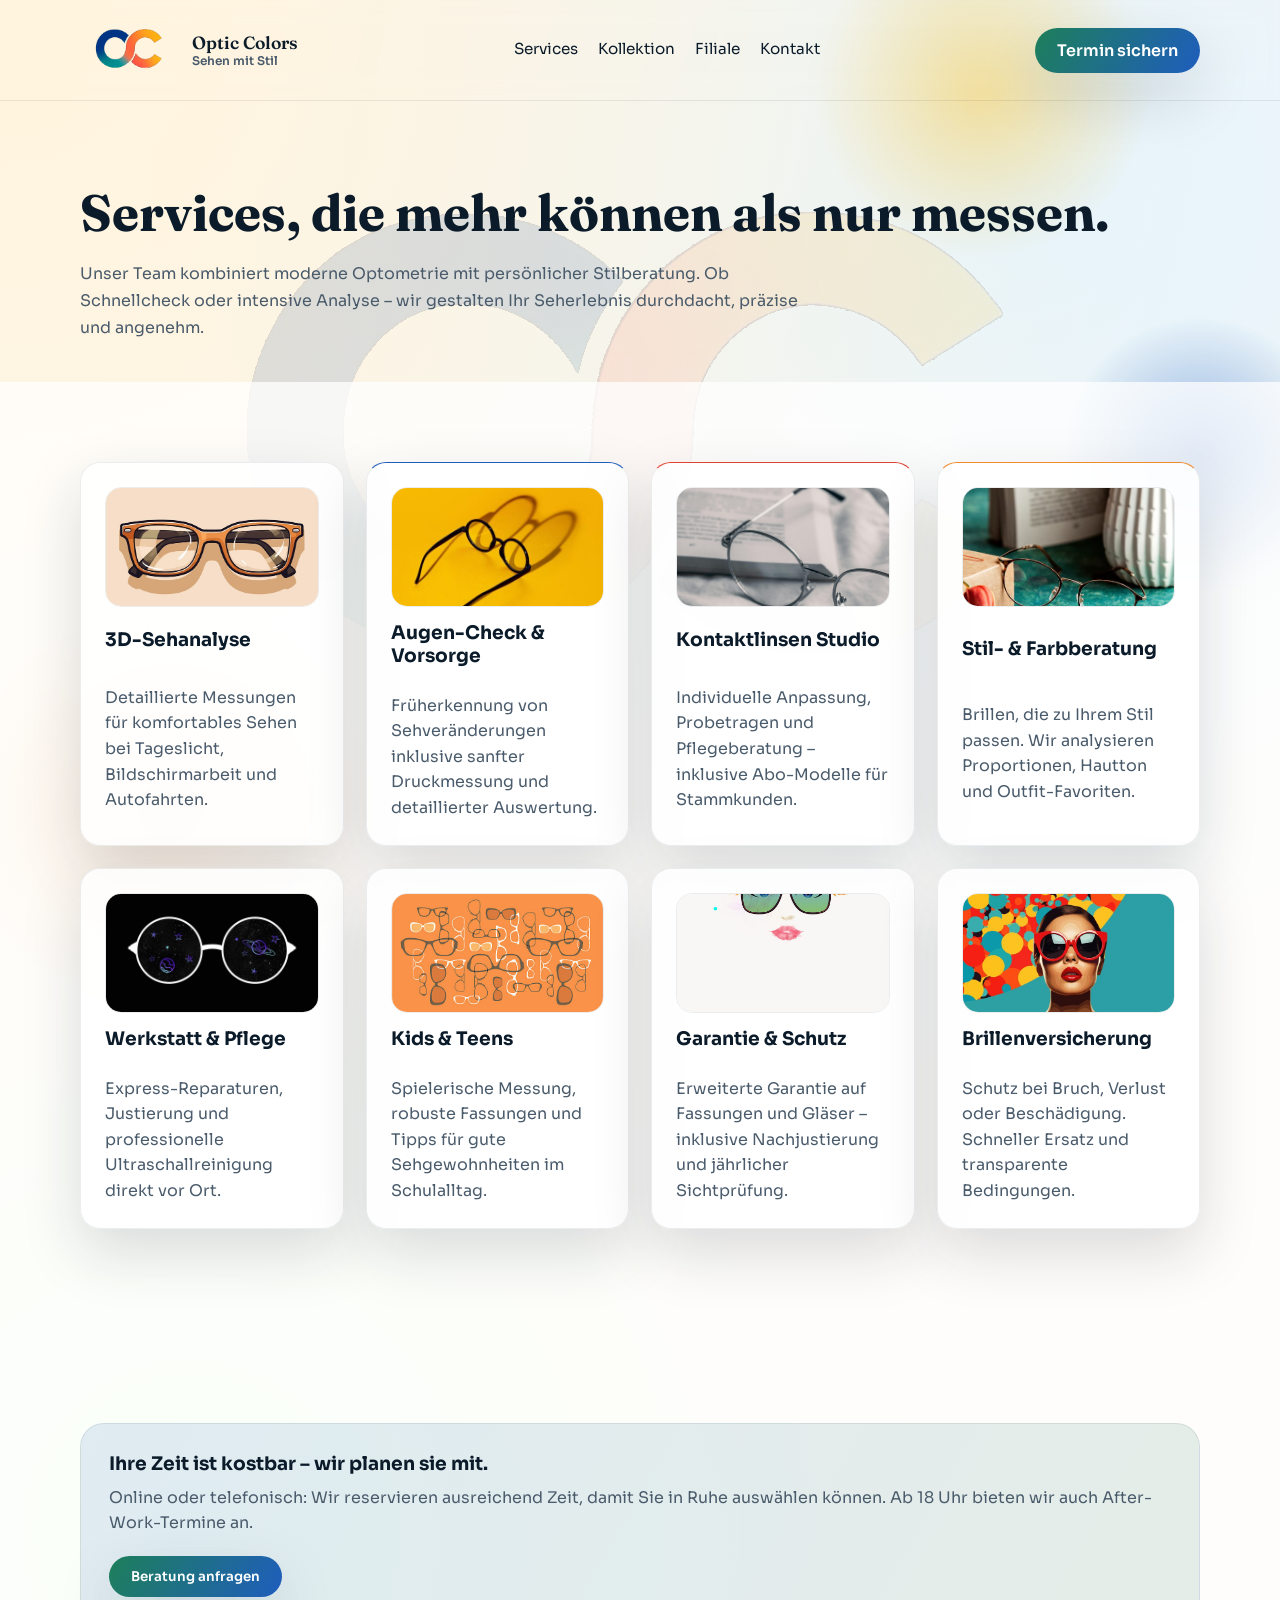
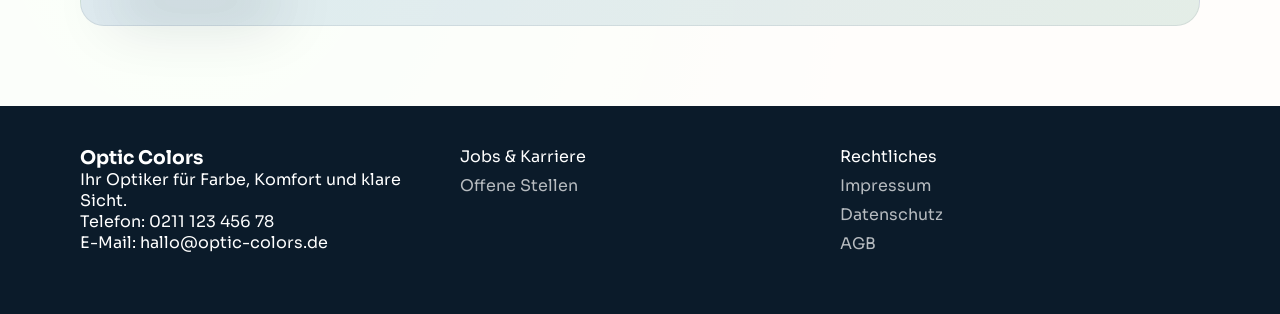
<file: services.html>
<!doctype html>
<html lang="de">
  <head>
    <meta charset="utf-8" />
    <meta name="viewport" content="width=device-width, initial-scale=1" />
    <title>Optic Colors – Services</title>
    <link rel="preconnect" href="https://fonts.googleapis.com" />
    <link rel="preconnect" href="https://fonts.gstatic.com" crossorigin />
    <link
      href="https://fonts.googleapis.com/css2?family=Fraunces:wght@400;600;700&family=Sora:wght@300;400;500;600;700&display=swap"
      rel="stylesheet"
    />
    <link rel="stylesheet" href="styles.css" />
  </head>
  <body>
    <div class="bg-shape bg-shape--one"></div>
    <div class="bg-shape bg-shape--two"></div>
    <div class="bg-shape bg-shape--three"></div>

    <header class="site-header">
      <div class="container nav">
        <a class="logo" href="index.html" aria-label="Optic Colors Startseite">
          <img src="bilder/logo-png.png" alt="Optic Colors Logo" />
          <div>
            <p>Optic Colors</p>
            <span>Sehen mit Stil</span>
          </div>
        </a>
        <nav>
          <a href="services.html">Services</a>
          <a href="produkte.html">Kollektion</a>
          <a href="filiale.html">Filiale</a>
          <a href="kontakt.html">Kontakt</a>
        </nav>
        <a class="cta" href="termin.html">Termin sichern</a>
      </div>
    </header>

    <main>
      <section class="page-hero">
        <div class="container">
          <h1>Services, die mehr können als nur messen.</h1>
          <p>
            Unser Team kombiniert moderne Optometrie mit persönlicher Stilberatung.
            Ob Schnellcheck oder intensive Analyse – wir gestalten Ihr Seherlebnis
            durchdacht, präzise und angenehm.
          </p>
        </div>
      </section>

      <section class="section">
        <div class="container">
          <div class="grid">
            <article class="service-card reveal">
              <img
                class="card-image"
                src="bilder/bilder/IMG_2616.JPG"
                alt="3D-Sehanalyse"
                loading="lazy"
              />
              <h3>3D-Sehanalyse</h3>
              <p>
                Detaillierte Messungen für komfortables Sehen bei Tageslicht,
                Bildschirmarbeit und Autofahrten.
              </p>
            </article>
            <article class="service-card reveal">
              <img
                class="card-image"
                src="bilder/bilder/IMG_3975.JPG"
                alt="Augen-Check und Vorsorge"
                loading="lazy"
              />
              <h3>Augen-Check & Vorsorge</h3>
              <p>
                Früherkennung von Sehveränderungen inklusive sanfter Druckmessung und
                detaillierter Auswertung.
              </p>
            </article>
            <article class="service-card reveal">
              <img
                class="card-image"
                src="bilder/bilder/IMG_3976.JPG"
                alt="Kontaktlinsen Studio"
                loading="lazy"
              />
              <h3>Kontaktlinsen Studio</h3>
              <p>
                Individuelle Anpassung, Probetragen und Pflegeberatung – inklusive
                Abo-Modelle für Stammkunden.
              </p>
            </article>
            <article class="service-card reveal">
              <img
                class="card-image"
                src="bilder/bilder/IMG_3978.AVIF"
                alt="Stil- und Farbberatung"
                loading="lazy"
              />
              <h3>Stil- & Farbberatung</h3>
              <p>
                Brillen, die zu Ihrem Stil passen. Wir analysieren Proportionen,
                Hautton und Outfit-Favoriten.
              </p>
            </article>
            <article class="service-card reveal">
              <img
                class="card-image"
                src="bilder/bilder/IMG_3979.JPG"
                alt="Werkstatt und Pflege"
                loading="lazy"
              />
              <h3>Werkstatt & Pflege</h3>
              <p>
                Express-Reparaturen, Justierung und professionelle Ultraschallreinigung
                direkt vor Ort.
              </p>
            </article>
            <article class="service-card reveal">
              <img
                class="card-image"
                src="bilder/bilder/IMG_3989.JPG"
                alt="Kids und Teens"
                loading="lazy"
              />
              <h3>Kids & Teens</h3>
              <p>
                Spielerische Messung, robuste Fassungen und Tipps für gute Sehgewohnheiten
                im Schulalltag.
              </p>
            </article>
            <article class="service-card reveal">
              <img
                class="card-image"
                src="bilder/bilder/IMG_3990.JPG"
                alt="Garantie und Schutz"
                loading="lazy"
              />
              <h3>Garantie & Schutz</h3>
              <p>
                Erweiterte Garantie auf Fassungen und Gläser – inklusive Nachjustierung
                und jährlicher Sichtprüfung.
              </p>
            </article>
            <article class="service-card reveal">
              <img
                class="card-image"
                src="bilder/bilder/IMG_3997.JPG"
                alt="Brillenversicherung"
                loading="lazy"
              />
              <h3>Brillenversicherung</h3>
              <p>
                Schutz bei Bruch, Verlust oder Beschädigung. Schneller Ersatz und
                transparente Bedingungen.
              </p>
            </article>
          </div>
        </div>
      </section>

      <section class="section section--alt">
        <div class="container product-feature">
          <div>
            <h3>Ihre Zeit ist kostbar – wir planen sie mit.</h3>
            <p>
              Online oder telefonisch: Wir reservieren ausreichend Zeit, damit Sie in
              Ruhe auswählen können. Ab 18 Uhr bieten wir auch After-Work-Termine an.
            </p>
          </div>
          <button class="cta">Beratung anfragen</button>
        </div>
      </section>
    </main>

    <footer class="site-footer">
      <div class="container footer-grid">
        <div>
          <h3>Optic Colors</h3>
          <p>Ihr Optiker für Farbe, Komfort und klare Sicht.</p>
          <p>Telefon: 0211 123 456 78</p>
          <p>E-Mail: hallo@optic-colors.de</p>
        </div>
        <div>
          <p>Jobs & Karriere</p>
          <a href="jobs.html">Offene Stellen</a>
        </div>
        <div>
          <p>Rechtliches</p>
          <a href="impressum.html">Impressum</a>
          <a href="datenschutz.html">Datenschutz</a>
          <a href="agb.html">AGB</a>
        </div>
      </div>
    </footer>

    <script>
      const revealItems = document.querySelectorAll('.reveal');
      const observer = new IntersectionObserver(
        (entries) => {
          entries.forEach((entry) => {
            if (entry.isIntersecting) {
              entry.target.classList.add('is-visible');
              observer.unobserve(entry.target);
            }
          });
        },
        { threshold: 0.25 }
      );

      revealItems.forEach((item, index) => {
        item.style.transitionDelay = `${index * 0.08}s`;
        observer.observe(item);
      });
    </script>
  </body>
</html>
</file>
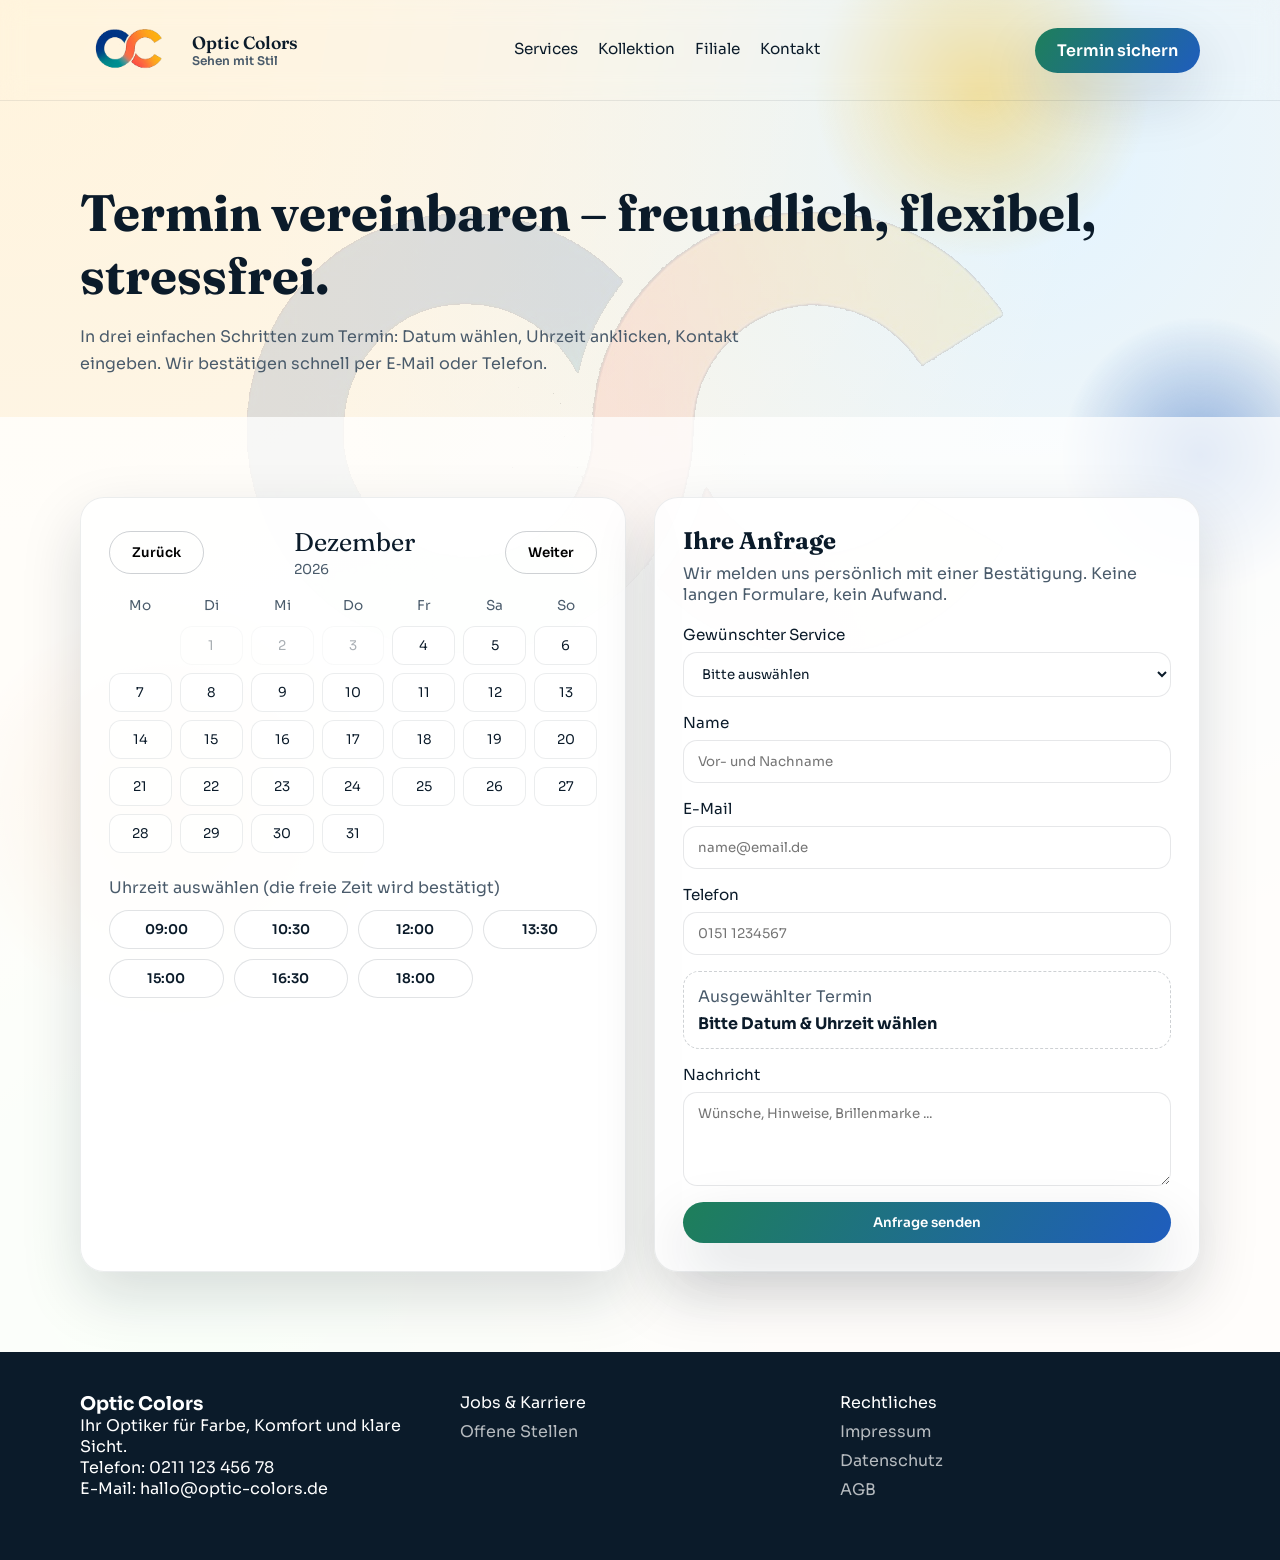
<file: termin.html>
<!doctype html>
<html lang="de">
  <head>
    <meta charset="utf-8" />
    <meta name="viewport" content="width=device-width, initial-scale=1" />
    <title>Optic Colors – Termin vereinbaren</title>
    <link rel="preconnect" href="https://fonts.googleapis.com" />
    <link rel="preconnect" href="https://fonts.gstatic.com" crossorigin />
    <link
      href="https://fonts.googleapis.com/css2?family=Fraunces:wght@400;600;700&family=Sora:wght@300;400;500;600;700&display=swap"
      rel="stylesheet"
    />
    <link rel="stylesheet" href="styles.css" />
  </head>
  <body>
    <div class="bg-shape bg-shape--one"></div>
    <div class="bg-shape bg-shape--two"></div>
    <div class="bg-shape bg-shape--three"></div>

    <header class="site-header">
      <div class="container nav">
        <a class="logo" href="index.html" aria-label="Optic Colors Startseite">
          <img src="bilder/logo-png.png" alt="Optic Colors Logo" />
          <div>
            <p>Optic Colors</p>
            <span>Sehen mit Stil</span>
          </div>
        </a>
        <nav>
          <a href="services.html">Services</a>
          <a href="produkte.html">Kollektion</a>
          <a href="filiale.html">Filiale</a>
          <a href="kontakt.html">Kontakt</a>
        </nav>
        <a class="cta" href="termin.html">Termin sichern</a>
      </div>
    </header>

    <main>
      <section class="page-hero">
        <div class="container">
          <h1>Termin vereinbaren – freundlich, flexibel, stressfrei.</h1>
          <p>
            In drei einfachen Schritten zum Termin: Datum wählen, Uhrzeit anklicken,
            Kontakt eingeben. Wir bestätigen schnell per E‑Mail oder Telefon.
          </p>
        </div>
      </section>

      <section class="section">
        <div class="container booking-grid">
          <div class="booking-panel">
            <div class="calendar-header">
              <button class="ghost" id="prevMonth" type="button">Zurück</button>
              <div>
                <p class="calendar-label" id="monthLabel">Monat</p>
                <span class="calendar-sub" id="yearLabel">Jahr</span>
              </div>
              <button class="ghost" id="nextMonth" type="button">Weiter</button>
            </div>
            <div class="calendar-weekdays">
              <span>Mo</span>
              <span>Di</span>
              <span>Mi</span>
              <span>Do</span>
              <span>Fr</span>
              <span>Sa</span>
              <span>So</span>
            </div>
            <div class="calendar-grid" id="calendarGrid"></div>
            <div class="time-slots">
              <p>Uhrzeit auswählen (die freie Zeit wird bestätigt)</p>
              <div class="time-grid" id="timeGrid">
                <button type="button" class="time-slot">09:00</button>
                <button type="button" class="time-slot">10:30</button>
                <button type="button" class="time-slot">12:00</button>
                <button type="button" class="time-slot">13:30</button>
                <button type="button" class="time-slot">15:00</button>
                <button type="button" class="time-slot">16:30</button>
                <button type="button" class="time-slot">18:00</button>
              </div>
            </div>
          </div>

          <div class="booking-form">
            <h2>Ihre Anfrage</h2>
            <p class="muted">
              Wir melden uns persönlich mit einer Bestätigung. Keine langen Formulare,
              kein Aufwand.
            </p>
            <form>
              <label>
                Gewünschter Service
                <select required>
                  <option value="">Bitte auswählen</option>
                  <option>Sehtest & Analyse</option>
                  <option>Brillenberatung</option>
                  <option>Kontaktlinsen</option>
                  <option>Werkstatt & Pflege</option>
                </select>
              </label>
              <label>
                Name
                <input type="text" placeholder="Vor- und Nachname" required />
              </label>
              <label>
                E-Mail
                <input type="email" placeholder="name@email.de" required />
              </label>
              <label>
                Telefon
                <input type="tel" placeholder="0151 1234567" required />
              </label>
              <div class="selected-slot">
                <p>Ausgewählter Termin</p>
                <strong id="selectedOutput">Bitte Datum & Uhrzeit wählen</strong>
              </div>
              <label>
                Nachricht
                <textarea rows="4" placeholder="Wünsche, Hinweise, Brillenmarke ..."></textarea>
              </label>
              <button class="cta" type="submit">Anfrage senden</button>
            </form>
          </div>
        </div>
      </section>
    </main>

    <footer class="site-footer">
      <div class="container footer-grid">
        <div>
          <h3>Optic Colors</h3>
          <p>Ihr Optiker für Farbe, Komfort und klare Sicht.</p>
          <p>Telefon: 0211 123 456 78</p>
          <p>E-Mail: hallo@optic-colors.de</p>
        </div>
        <div>
          <p>Jobs & Karriere</p>
          <a href="jobs.html">Offene Stellen</a>
        </div>
        <div>
          <p>Rechtliches</p>
          <a href="impressum.html">Impressum</a>
          <a href="datenschutz.html">Datenschutz</a>
          <a href="agb.html">AGB</a>
        </div>
      </div>
    </footer>

    <script>
      const monthLabel = document.getElementById("monthLabel");
      const yearLabel = document.getElementById("yearLabel");
      const calendarGrid = document.getElementById("calendarGrid");
      const timeGrid = document.getElementById("timeGrid");
      const selectedOutput = document.getElementById("selectedOutput");
      const monthNames = [
        "Januar",
        "Februar",
        "März",
        "April",
        "Mai",
        "Juni",
        "Juli",
        "August",
        "September",
        "Oktober",
        "November",
        "Dezember",
      ];

      const today = new Date();
      let currentMonth = today.getMonth();
      let currentYear = today.getFullYear();
      let selectedDate = null;
      let selectedTime = null;

      function renderCalendar() {
        calendarGrid.innerHTML = "";
        monthLabel.textContent = monthNames[currentMonth];
        yearLabel.textContent = currentYear;

        const firstDay = new Date(currentYear, currentMonth, 1);
        const startDay = (firstDay.getDay() + 6) % 7;
        const daysInMonth = new Date(currentYear, currentMonth + 1, 0).getDate();

        for (let i = 0; i < startDay; i += 1) {
          const emptyCell = document.createElement("div");
          emptyCell.className = "calendar-day is-empty";
          calendarGrid.appendChild(emptyCell);
        }

        for (let day = 1; day <= daysInMonth; day += 1) {
          const date = new Date(currentYear, currentMonth, day);
          const button = document.createElement("button");
          button.type = "button";
          button.className = "calendar-day";
          button.textContent = day;

          if (date < new Date(today.getFullYear(), today.getMonth(), today.getDate())) {
            button.disabled = true;
            button.classList.add("is-disabled");
          }

          if (selectedDate && date.toDateString() === selectedDate.toDateString()) {
            button.classList.add("is-selected");
          }

          button.addEventListener("click", () => {
            selectedDate = date;
            updateSelected();
            renderCalendar();
          });

          calendarGrid.appendChild(button);
        }
      }

      function updateSelected() {
        if (!selectedDate || !selectedTime) {
          selectedOutput.textContent = "Bitte Datum & Uhrzeit wählen";
          return;
        }

        const day = selectedDate.toLocaleDateString("de-DE", {
          day: "2-digit",
          month: "2-digit",
          year: "numeric",
        });
        selectedOutput.textContent = `${day} um ${selectedTime} Uhr`;
      }

      document.getElementById("prevMonth").addEventListener("click", () => {
        currentMonth -= 1;
        if (currentMonth < 0) {
          currentMonth = 11;
          currentYear -= 1;
        }
        renderCalendar();
      });

      document.getElementById("nextMonth").addEventListener("click", () => {
        currentMonth += 1;
        if (currentMonth > 11) {
          currentMonth = 0;
          currentYear += 1;
        }
        renderCalendar();
      });

      timeGrid.querySelectorAll(".time-slot").forEach((slot) => {
        slot.addEventListener("click", () => {
          timeGrid.querySelectorAll(".time-slot").forEach((btn) => btn.classList.remove("is-selected"));
          slot.classList.add("is-selected");
          selectedTime = slot.textContent;
          updateSelected();
        });
      });

      renderCalendar();
    </script>
  </body>
</html>
</file>
<file: styles.css>
:root {
  --green: #1e7f5a;
  --blue: #1f5dbd;
  --red: #e1412f;
  --orange: #f08a2b;
  --yellow: #f8c32f;
  --ink: #0b1b2a;
  --paper: #fdf6ee;
  --muted: #4a5b6b;
  --card: rgba(255, 255, 255, 0.85);
  --shadow: 0 24px 60px rgba(11, 27, 42, 0.15);
}

* {
  box-sizing: border-box;
  margin: 0;
  padding: 0;
}

body {
  font-family: "Sora", sans-serif;
  color: var(--ink);
  background: radial-gradient(circle at top left, #fff4dd, transparent 55%),
    radial-gradient(circle at 80% 10%, #e3f4ff, transparent 45%),
    radial-gradient(circle at 15% 80%, #e8ffe7, transparent 35%),
    var(--paper);
  min-height: 100vh;
  position: relative;
}

body::before {
  content: "";
  position: fixed;
  inset: 0;
  background: url("bilder/logo-png.png") no-repeat center / min(90vw, 1200px) auto;
  opacity: 0.12;
  pointer-events: none;
  z-index: -2;
}

img {
  max-width: 100%;
  display: block;
}

a {
  text-decoration: none;
  color: inherit;
}

button {
  border: none;
  cursor: pointer;
  font-family: inherit;
}

.container {
  width: min(1120px, 90%);
  margin: 0 auto;
}

.bg-shape {
  position: fixed;
  z-index: -1;
  filter: blur(0px);
  opacity: 0.45;
}

.bg-shape--one {
  width: 340px;
  height: 340px;
  background: radial-gradient(circle, var(--yellow), transparent 70%);
  top: -80px;
  right: 10%;
}

.bg-shape--two {
  width: 420px;
  height: 420px;
  background: radial-gradient(circle, var(--orange), transparent 70%);
  bottom: -120px;
  left: -40px;
}

.bg-shape--three {
  width: 280px;
  height: 280px;
  background: radial-gradient(circle, var(--blue), transparent 70%);
  top: 35%;
  right: -60px;
}

.site-header {
  position: sticky;
  top: 0;
  z-index: 10;
  backdrop-filter: blur(12px);
  background: transparent;
  border-bottom: 1px solid rgba(11, 27, 42, 0.08);
}

.nav {
  display: flex;
  align-items: center;
  justify-content: space-between;
  padding: 18px 0;
  gap: 20px;
}

.logo {
  display: flex;
  align-items: center;
  gap: 12px;
  font-weight: 600;
}

.logo img {
  width: 100px;
  height: 64px;
  border-radius: 12px;
  object-fit: cover;
  border: none;
}

.logo p {
  font-family: "Fraunces", serif;
  font-size: 1.1rem;
}

.logo span {
  display: block;
  font-size: 0.75rem;
  color: var(--muted);
}

nav {
  display: flex;
  gap: 20px;
  font-size: 0.95rem;
}

nav a {
  position: relative;
  padding-bottom: 4px;
}

nav a::after {
  content: "";
  position: absolute;
  left: 0;
  bottom: 0;
  width: 0;
  height: 2px;
  background: var(--green);
  transition: width 0.3s ease;
}

nav a:hover::after {
  width: 100%;
}

.cta {
  background: linear-gradient(120deg, var(--green), var(--blue));
  color: white;
  padding: 12px 22px;
  border-radius: 999px;
  font-weight: 600;
  box-shadow: var(--shadow);
  transition: transform 0.2s ease;
}

.cta:hover {
  transform: translateY(-2px);
}

.cta--light {
  background: linear-gradient(120deg, var(--orange), var(--yellow));
  color: var(--ink);
}

.ghost {
  border: 1px solid rgba(11, 27, 42, 0.2);
  background: transparent;
  padding: 12px 22px;
  border-radius: 999px;
  font-weight: 600;
}

.hero {
  padding: 80px 0 40px;
}

.hero-grid {
  display: grid;
  grid-template-columns: repeat(auto-fit, minmax(280px, 1fr));
  gap: 40px;
  align-items: center;
}

.hero-copy h1 {
  font-family: "Fraunces", serif;
  font-size: clamp(2.4rem, 4vw, 3.6rem);
  margin-bottom: 18px;
}

.hero-copy p {
  color: var(--muted);
  line-height: 1.7;
  margin-bottom: 24px;
}

.eyebrow {
  font-size: 0.85rem;
  letter-spacing: 0.2em;
  text-transform: uppercase;
  color: var(--red);
  margin-bottom: 12px;
}

.hero-actions {
  display: flex;
  gap: 16px;
  flex-wrap: wrap;
  margin-bottom: 28px;
}

.hero-highlights {
  display: flex;
  gap: 26px;
  flex-wrap: wrap;
  font-size: 0.9rem;
}

.hero-highlights strong {
  display: block;
  font-size: 1.3rem;
  color: var(--blue);
}

.hero-card {
  background: var(--card);
  border-radius: 24px;
  padding: 18px;
  box-shadow: var(--shadow);
  overflow: hidden;
  transform: translateY(0);
  animation: float 6s ease-in-out infinite;
  border: 1px solid rgba(11, 27, 42, 0.08);
}

.hero-card img {
  border-radius: 18px;
  height: 320px;
  width: 100%;
  object-fit: cover;
}

.card-note {
  padding: 16px 12px 6px;
}

.card-note span {
  text-transform: uppercase;
  letter-spacing: 0.12em;
  font-size: 0.7rem;
  color: var(--orange);
}

.card-note strong {
  display: block;
  font-size: 1.2rem;
  margin: 8px 0;
}

.color-band {
  padding: 12px 0 24px;
}

.band {
  display: grid;
  grid-template-columns: repeat(auto-fit, minmax(120px, 1fr));
  text-align: center;
  gap: 8px;
}

.band span {
  padding: 12px 0;
  color: white;
  font-weight: 600;
  border-radius: 999px;
}

.band span:nth-child(1) {
  background: var(--green);
}

.band span:nth-child(2) {
  background: var(--blue);
}

.band span:nth-child(3) {
  background: var(--red);
}

.band span:nth-child(4) {
  background: var(--orange);
}

.band span:nth-child(5) {
  background: var(--yellow);
  color: var(--ink);
}

.section {
  padding: 80px 0;
  background: rgba(255, 255, 255, 0.45);
}

.section--alt {
  background: rgba(255, 255, 255, 0.75);
}

main .section:nth-of-type(even) {
  background: rgba(255, 255, 255, 0.75);
}

.section-title {
  display: grid;
  gap: 12px;
  margin-bottom: 40px;
}

.section-title h2 {
  font-family: "Fraunces", serif;
  font-size: clamp(2rem, 3vw, 2.6rem);
}

.section-title p {
  max-width: 640px;
  color: var(--muted);
  line-height: 1.6;
}

.page-hero {
  padding: 80px 0 40px;
}

.page-hero h1 {
  font-family: "Fraunces", serif;
  font-size: clamp(2.2rem, 4vw, 3.2rem);
  margin-bottom: 16px;
}

.page-hero p {
  max-width: 720px;
  color: var(--muted);
  line-height: 1.7;
}

.page-content {
  display: grid;
  gap: 18px;
  color: var(--muted);
  line-height: 1.7;
}

.icon-choices {
  display: grid;
  grid-template-columns: repeat(auto-fit, minmax(180px, 1fr));
  gap: 12px;
}

.icon-choice {
  display: grid;
  gap: 8px;
  align-items: center;
  justify-items: start;
  padding: 14px;
  border-radius: 16px;
  border: 1px solid rgba(11, 27, 42, 0.12);
  background: rgba(255, 255, 255, 0.7);
  text-align: left;
}

.icon-choice.is-active {
  border-color: rgba(11, 27, 42, 0.3);
  background: linear-gradient(120deg, rgba(31, 93, 189, 0.12), rgba(30, 127, 90, 0.12));
}

.icon-badge {
  display: inline-flex;
  align-items: center;
  justify-content: center;
  min-width: 64px;
  height: 32px;
  padding: 0 10px;
  border-radius: 999px;
  font-size: 0.75rem;
  font-weight: 700;
  background: rgba(11, 27, 42, 0.08);
  color: var(--ink);
}

.icon-panels {
  display: grid;
  gap: 12px;
}

.icon-panel {
  display: none;
  padding: 16px;
  border-radius: 18px;
  background: rgba(255, 255, 255, 0.75);
  border: 1px solid rgba(11, 27, 42, 0.1);
}

.icon-panel.is-active {
  display: block;
}

.table-wrap {
  overflow-x: auto;
}

.compare-table {
  width: 100%;
  border-collapse: collapse;
  min-width: 520px;
  background: rgba(255, 255, 255, 0.75);
  border-radius: 18px;
  overflow: hidden;
  border: 1px solid rgba(11, 27, 42, 0.1);
}

.compare-table th,
.compare-table td {
  padding: 14px 16px;
  text-align: left;
  border-bottom: 1px solid rgba(11, 27, 42, 0.08);
}

.compare-table th {
  background: rgba(31, 93, 189, 0.1);
  font-weight: 600;
}

.booking-grid {
  display: grid;
  gap: 28px;
  grid-template-columns: repeat(auto-fit, minmax(280px, 1fr));
}

.booking-panel,
.booking-form {
  background: var(--card);
  border-radius: 24px;
  padding: 28px;
  box-shadow: var(--shadow);
  border: 1px solid rgba(11, 27, 42, 0.08);
}

.calendar-header {
  display: flex;
  align-items: center;
  justify-content: space-between;
  gap: 16px;
  margin-bottom: 18px;
}

.calendar-label {
  font-family: "Fraunces", serif;
  font-size: 1.6rem;
}

.calendar-sub {
  color: var(--muted);
  font-size: 0.85rem;
}

.calendar-weekdays,
.calendar-grid {
  display: grid;
  grid-template-columns: repeat(7, 1fr);
  gap: 8px;
  text-align: center;
}

.calendar-weekdays {
  margin-bottom: 12px;
  color: var(--muted);
  font-size: 0.85rem;
}

.calendar-day {
  padding: 10px 0;
  border-radius: 12px;
  border: 1px solid rgba(11, 27, 42, 0.08);
  background: rgba(255, 255, 255, 0.7);
  color: var(--ink);
}

.calendar-day.is-empty {
  border: none;
  background: transparent;
}

.calendar-day.is-selected {
  background: linear-gradient(120deg, rgba(31, 93, 189, 0.2), rgba(30, 127, 90, 0.2));
  border-color: rgba(11, 27, 42, 0.25);
}

.calendar-day.is-disabled {
  opacity: 0.35;
  cursor: not-allowed;
}

.time-slots {
  margin-top: 24px;
}

.time-slots p {
  margin-bottom: 12px;
  color: var(--muted);
}

.time-grid {
  display: grid;
  grid-template-columns: repeat(auto-fit, minmax(90px, 1fr));
  gap: 10px;
}

.time-slot {
  padding: 10px 12px;
  border-radius: 999px;
  border: 1px solid rgba(11, 27, 42, 0.12);
  background: rgba(255, 255, 255, 0.75);
  color: var(--ink);
  font-weight: 600;
}

.time-slot.is-selected {
  background: linear-gradient(120deg, rgba(240, 138, 43, 0.25), rgba(225, 65, 47, 0.25));
  border-color: rgba(11, 27, 42, 0.25);
}

.booking-form h2 {
  font-family: "Fraunces", serif;
  margin-bottom: 8px;
}

.booking-form .muted {
  color: var(--muted);
  margin-bottom: 20px;
}

.booking-form form {
  display: grid;
  gap: 16px;
}

.booking-form label {
  display: grid;
  gap: 8px;
  font-size: 0.95rem;
}

.booking-form input,
.booking-form select,
.booking-form textarea {
  border-radius: 14px;
  border: 1px solid rgba(11, 27, 42, 0.1);
  background: rgba(255, 255, 255, 0.9);
  color: var(--ink);
  padding: 12px 14px;
  font-family: inherit;
}

.selected-slot {
  padding: 14px;
  border-radius: 16px;
  border: 1px dashed rgba(11, 27, 42, 0.2);
  background: rgba(255, 255, 255, 0.7);
}

.selected-slot p {
  color: var(--muted);
  margin-bottom: 6px;
}

.map {
  width: 100%;
  height: 360px;
  border-radius: 24px;
  background: rgba(255, 255, 255, 0.9);
  border: 1px solid rgba(11, 27, 42, 0.1);
  box-shadow: var(--shadow);
}

.grid {
  display: grid;
  grid-template-columns: repeat(auto-fit, minmax(240px, 1fr));
  gap: 22px;
}

.service-card {
  background: var(--card);
  border-radius: 20px;
  padding: 24px;
  box-shadow: var(--shadow);
  border-top: 4px solid var(--green);
  display: grid;
  gap: 14px;
  border: 1px solid rgba(11, 27, 42, 0.08);
}

.service-card:nth-child(2) {
  border-top-color: var(--blue);
}

.service-card:nth-child(3) {
  border-top-color: var(--red);
}

.service-card:nth-child(4) {
  border-top-color: var(--orange);
}

.service-card h3 {
  margin-bottom: 12px;
}

.service-card p {
  color: var(--muted);
  line-height: 1.6;
}

.product-grid {
  display: grid;
  grid-template-columns: repeat(auto-fit, minmax(220px, 1fr));
  gap: 22px;
}

.product-card {
  background: var(--card);
  border-radius: 20px;
  padding: 22px;
  box-shadow: var(--shadow);
  position: relative;
  min-height: 180px;
  display: grid;
  gap: 12px;
  border: 1px solid rgba(11, 27, 42, 0.08);
}

.product-card h3 {
  margin: 16px 0 10px;
}

.product-card p {
  color: var(--muted);
  line-height: 1.6;
}

.tag {
  display: inline-block;
  padding: 6px 14px;
  border-radius: 999px;
  font-size: 0.75rem;
  font-weight: 600;
  color: white;
}

.media-placeholder {
  width: 100%;
  height: 80px;
  border-radius: 16px;
  background: linear-gradient(135deg, rgba(31, 93, 189, 0.12), rgba(30, 127, 90, 0.12));
  border: 1px dashed rgba(11, 27, 42, 0.2);
}

.media-placeholder--wide {
  height: 120px;
  border-radius: 18px;
  background: linear-gradient(135deg, rgba(240, 138, 43, 0.18), rgba(225, 65, 47, 0.12));
}

.card-image {
  width: 100%;
  height: 120px;
  border-radius: 16px;
  object-fit: cover;
  border: 1px solid rgba(11, 27, 42, 0.08);
}

.card-image--tall {
  height: 160px;
}

.tag--green {
  background: var(--green);
}

.tag--blue {
  background: var(--blue);
}

.tag--red {
  background: var(--red);
}

.tag--orange {
  background: var(--orange);
}

.product-feature {
  margin-top: 34px;
  padding: 28px;
  border-radius: 24px;
  background: linear-gradient(120deg, rgba(31, 93, 189, 0.12), rgba(30, 127, 90, 0.12));
  display: flex;
  align-items: center;
  justify-content: space-between;
  gap: 20px;
  flex-wrap: wrap;
  border: 1px solid rgba(11, 27, 42, 0.08);
}

.product-feature p {
  color: var(--muted);
  margin-top: 10px;
  line-height: 1.6;
}

.contact-grid {
  display: grid;
  grid-template-columns: repeat(auto-fit, minmax(220px, 1fr));
  gap: 22px;
}

.contact-card {
  background: var(--card);
  border-radius: 20px;
  padding: 24px;
  box-shadow: var(--shadow);
  border: 1px solid rgba(11, 27, 42, 0.08);
}

.contact-card h3 {
  margin-bottom: 14px;
}

.contact-card ul {
  list-style: none;
  display: grid;
  gap: 10px;
  color: var(--muted);
}

.legal {
  display: grid;
  gap: 16px;
  line-height: 1.7;
  color: var(--muted);
}

.site-footer {
  padding: 40px 0 60px;
  background: var(--ink);
  color: white;
}

.footer-grid {
  display: grid;
  grid-template-columns: repeat(auto-fit, minmax(200px, 1fr));
  gap: 20px;
}

.site-footer a {
  display: block;
  margin-top: 8px;
  color: rgba(255, 255, 255, 0.7);
}

.reveal {
  opacity: 0;
  transform: translateY(18px);
  transition: opacity 0.5s ease, transform 0.5s ease;
}

.reveal.is-visible {
  opacity: 1;
  transform: translateY(0);
}

@keyframes float {
  0%,
  100% {
    transform: translateY(0);
  }
  50% {
    transform: translateY(-10px);
  }
}

@media (max-width: 900px) {
  nav {
    display: none;
  }
}

@media (max-width: 700px) {
  .hero {
    padding: 60px 0 20px;
  }

  .hero-actions {
    flex-direction: column;
  }

  .cta,
  .ghost {
    width: 100%;
    text-align: center;
  }
}
</file>
